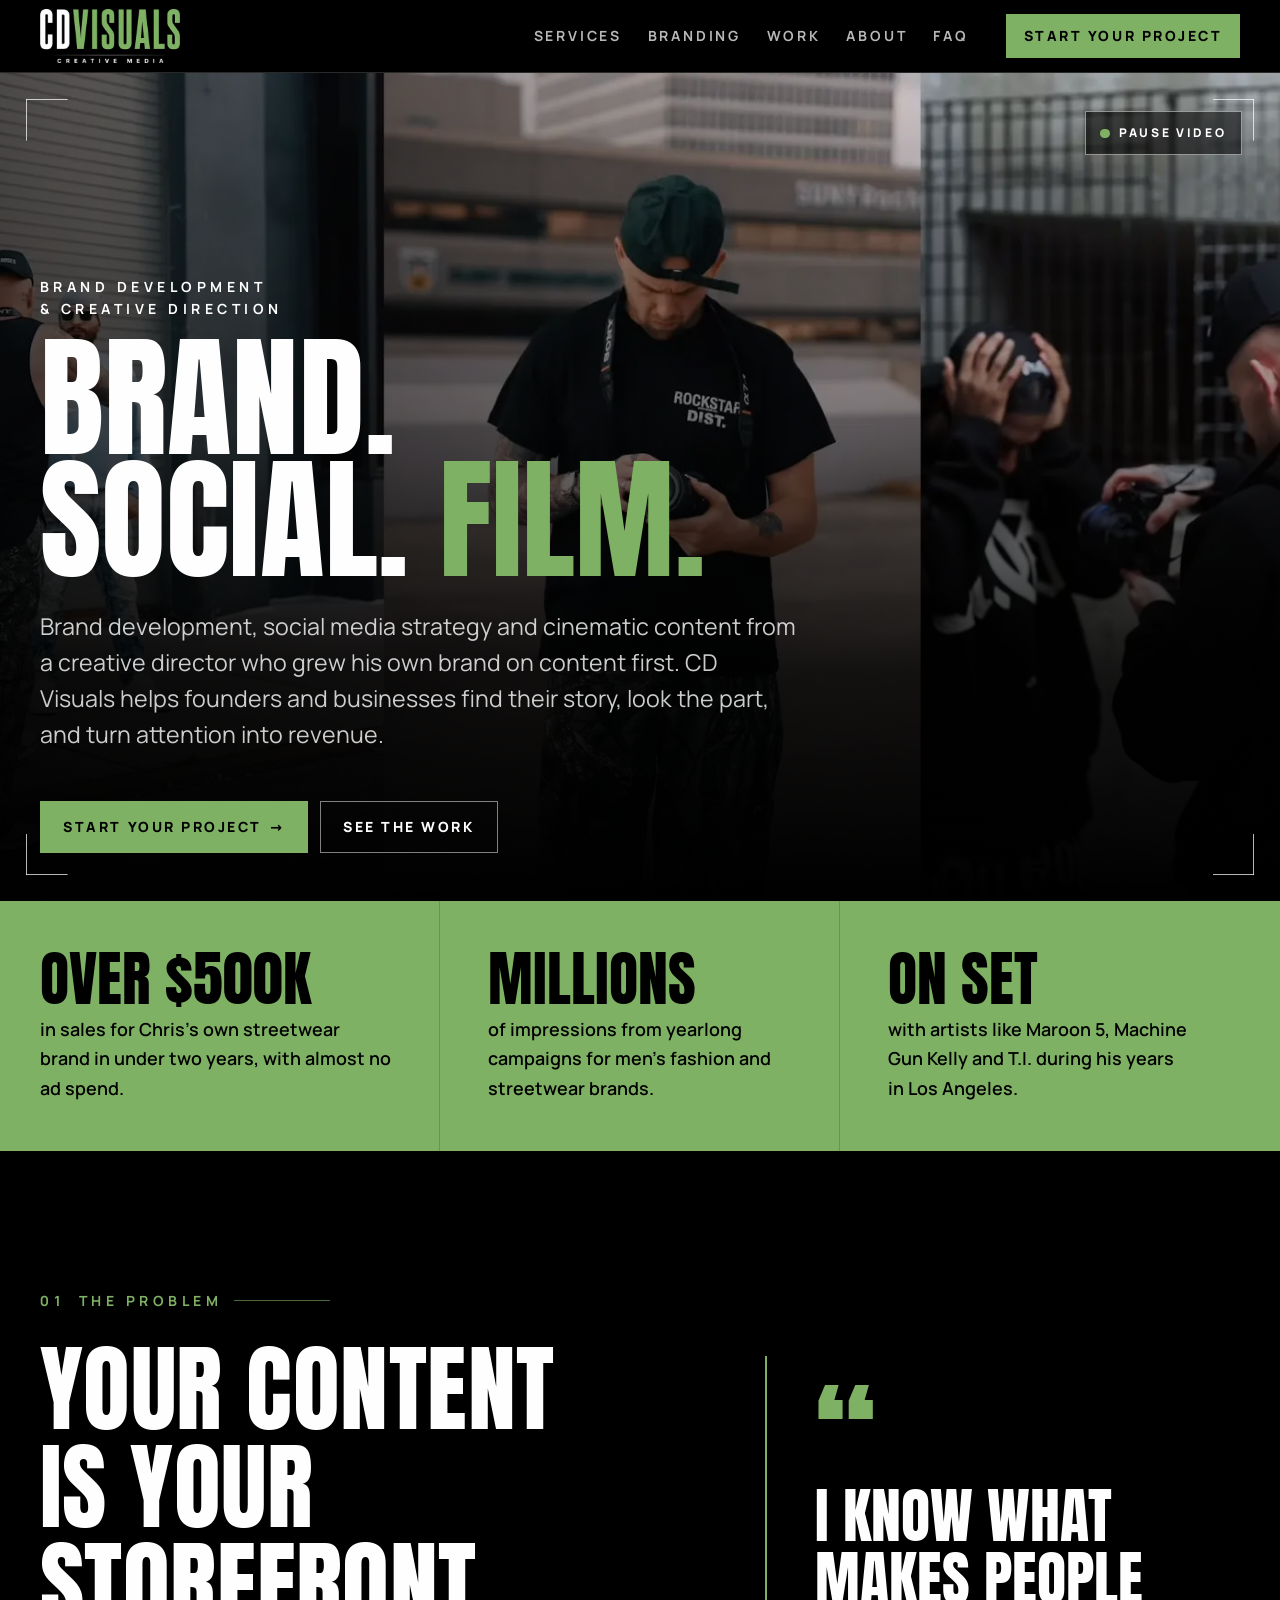
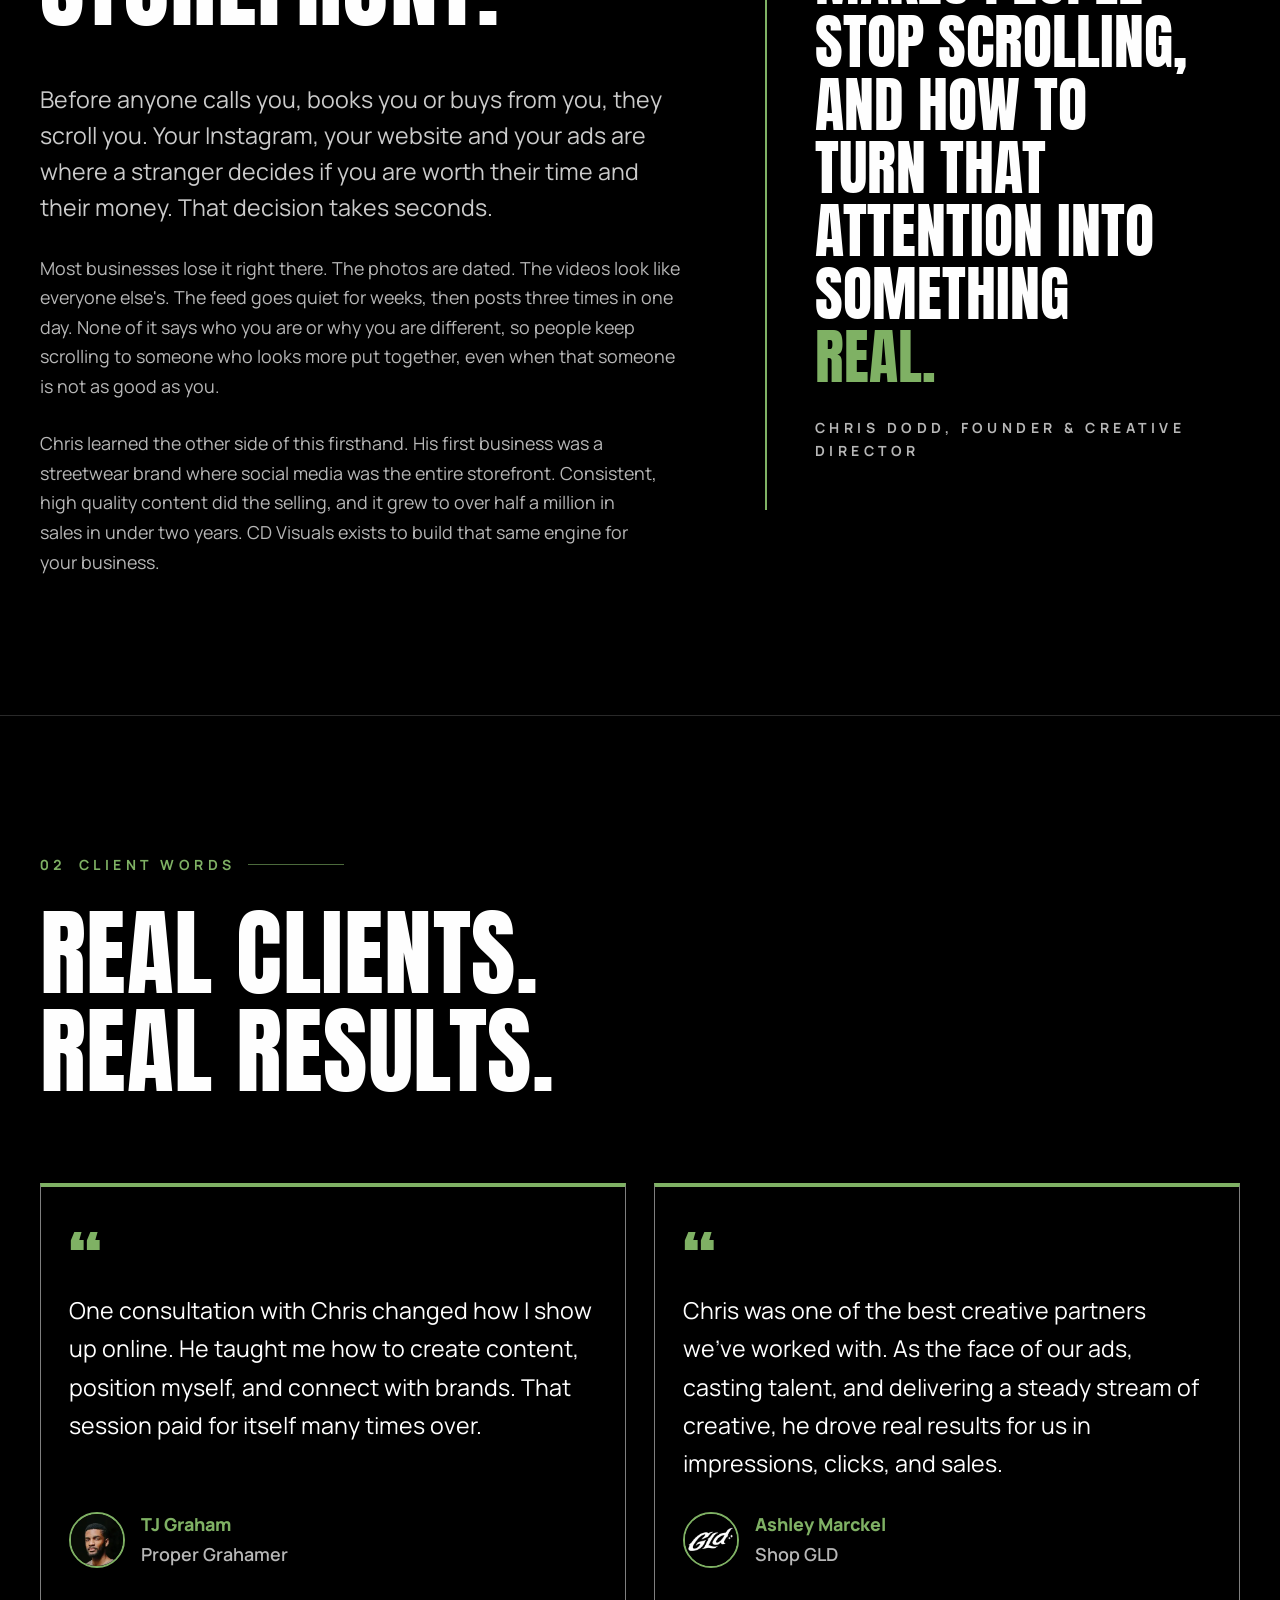
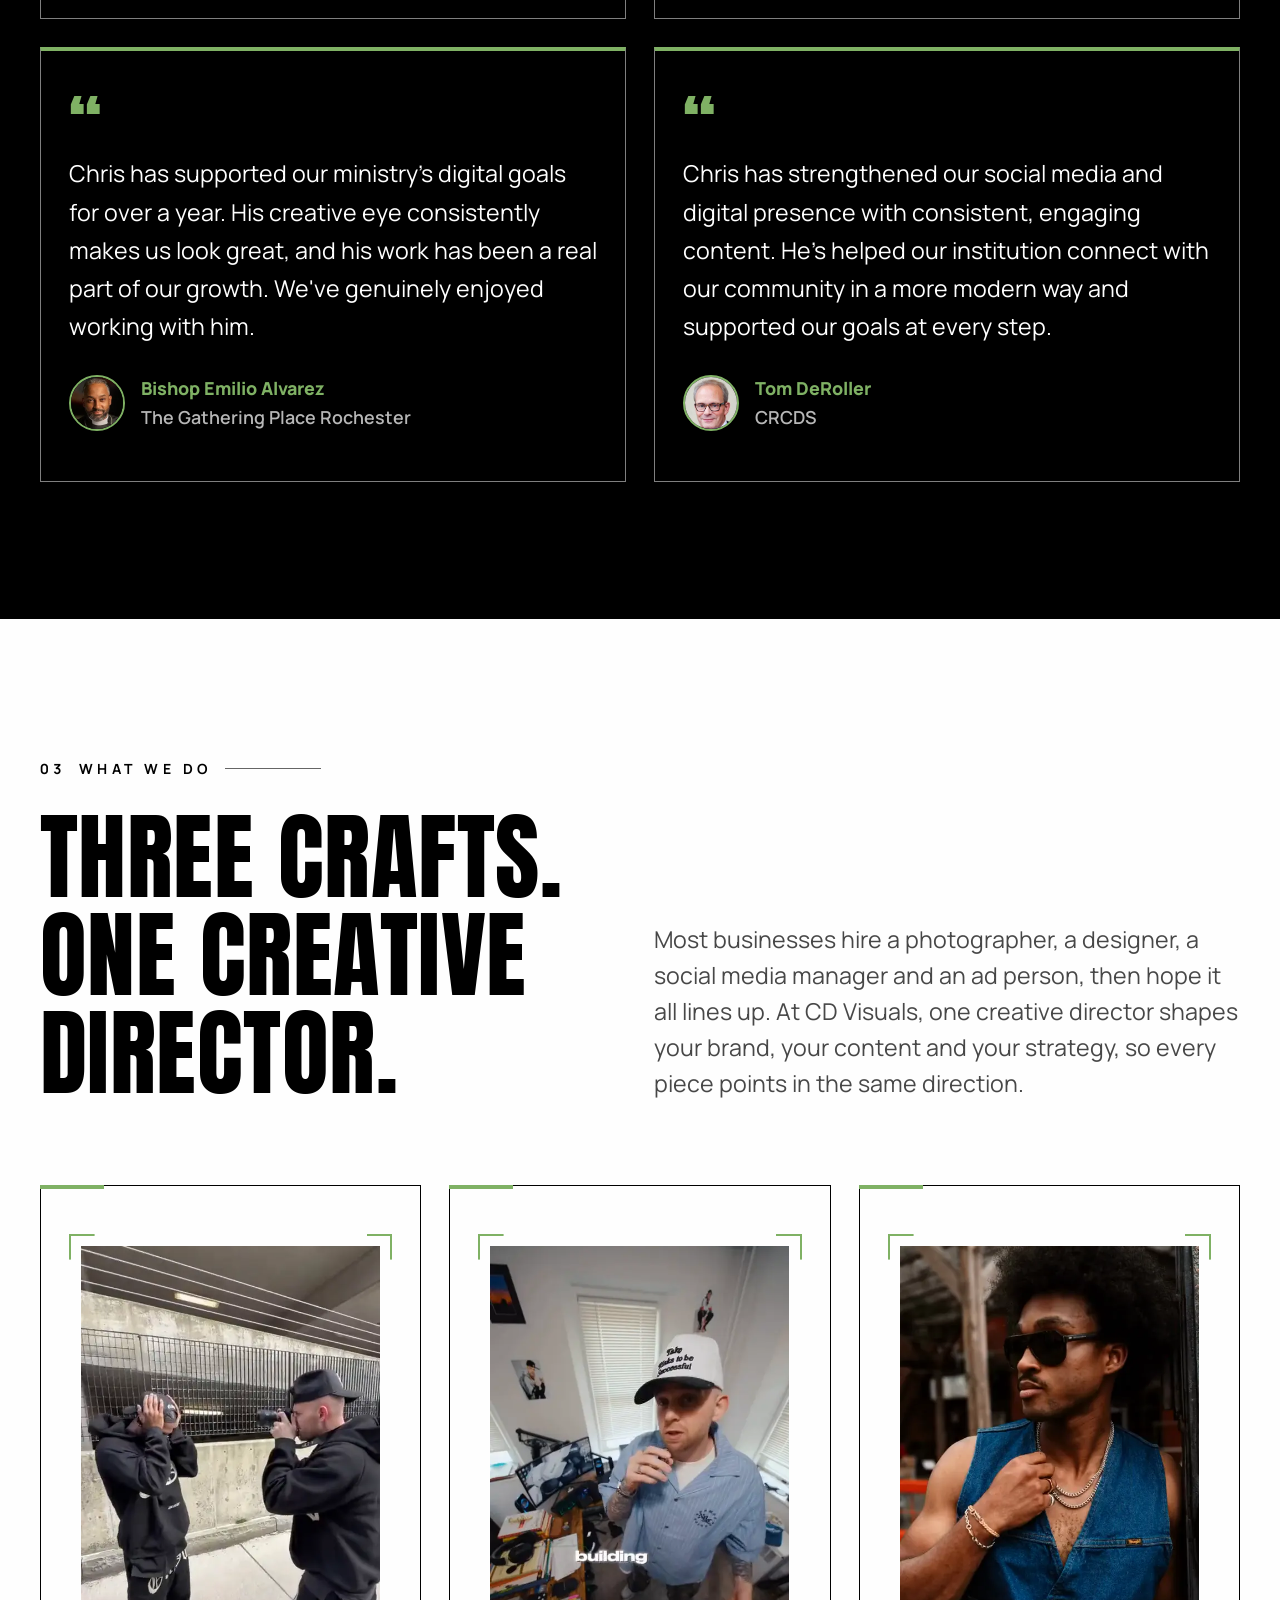
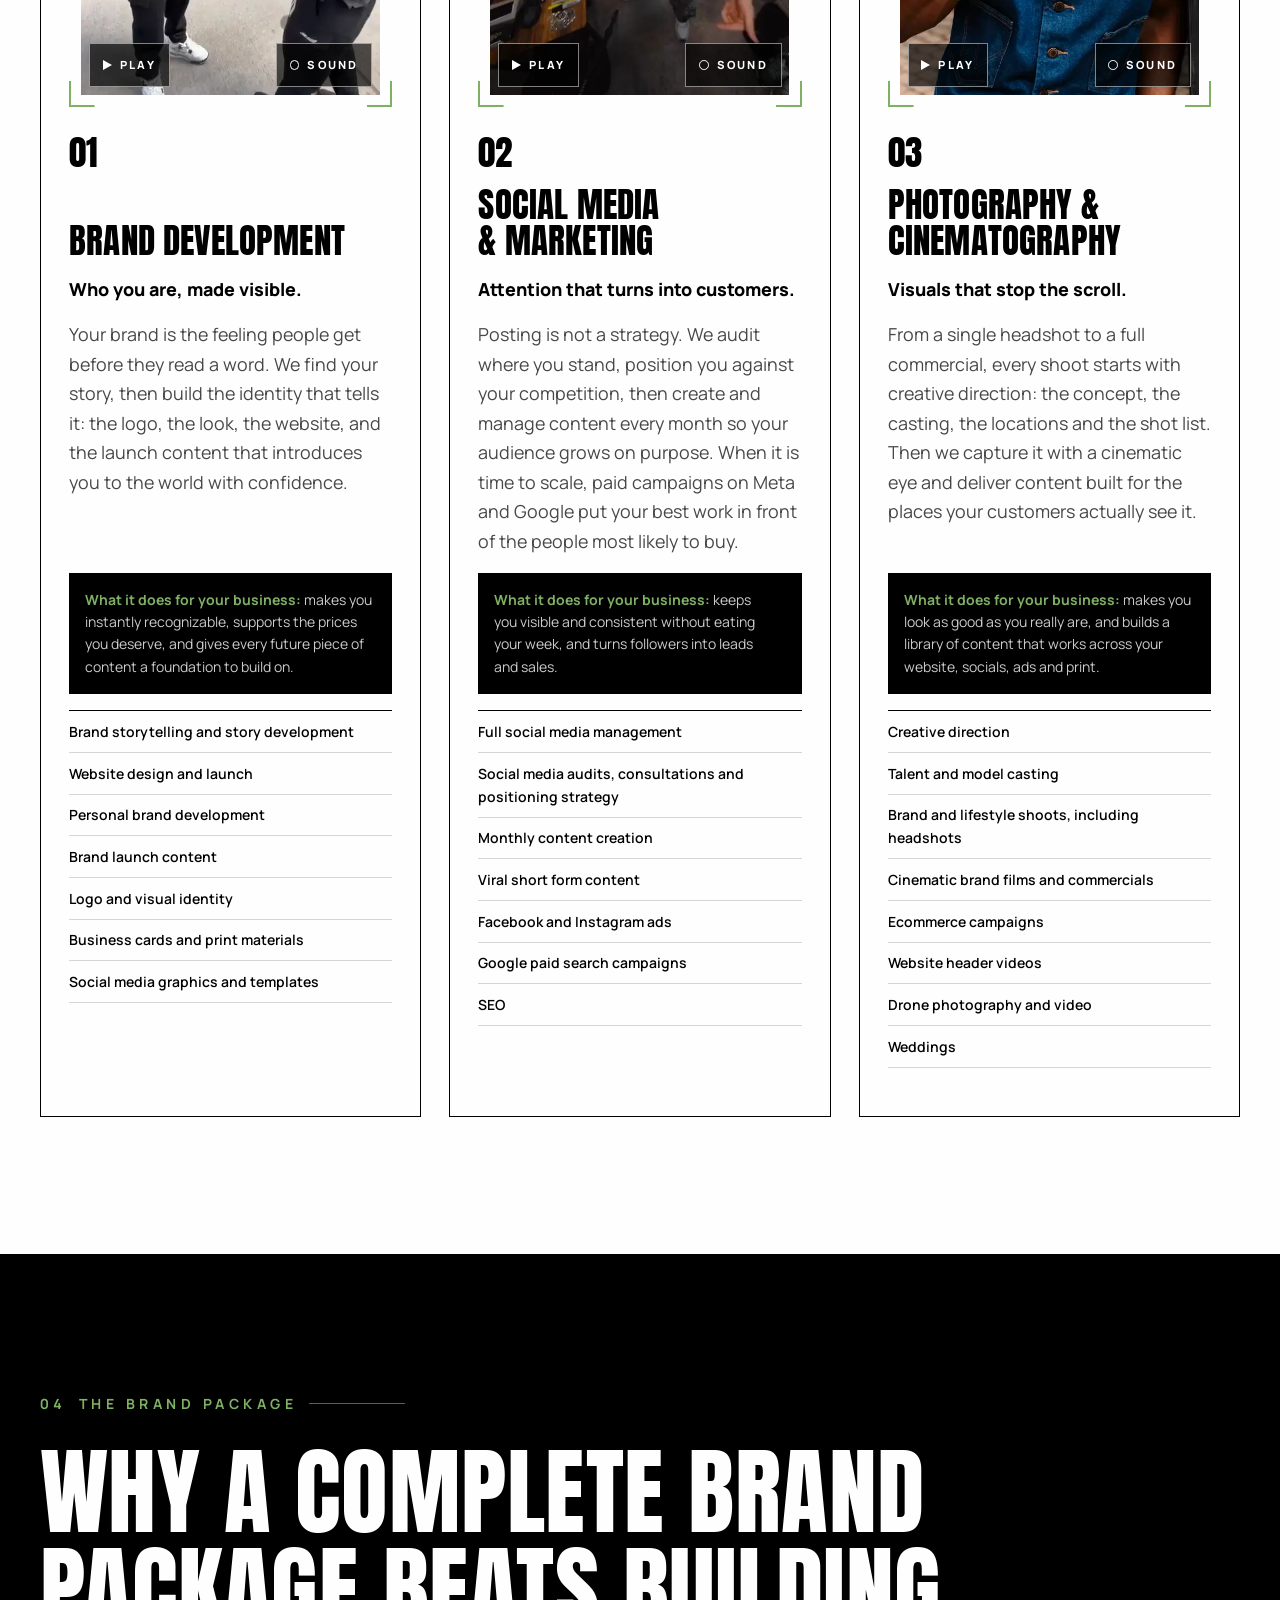
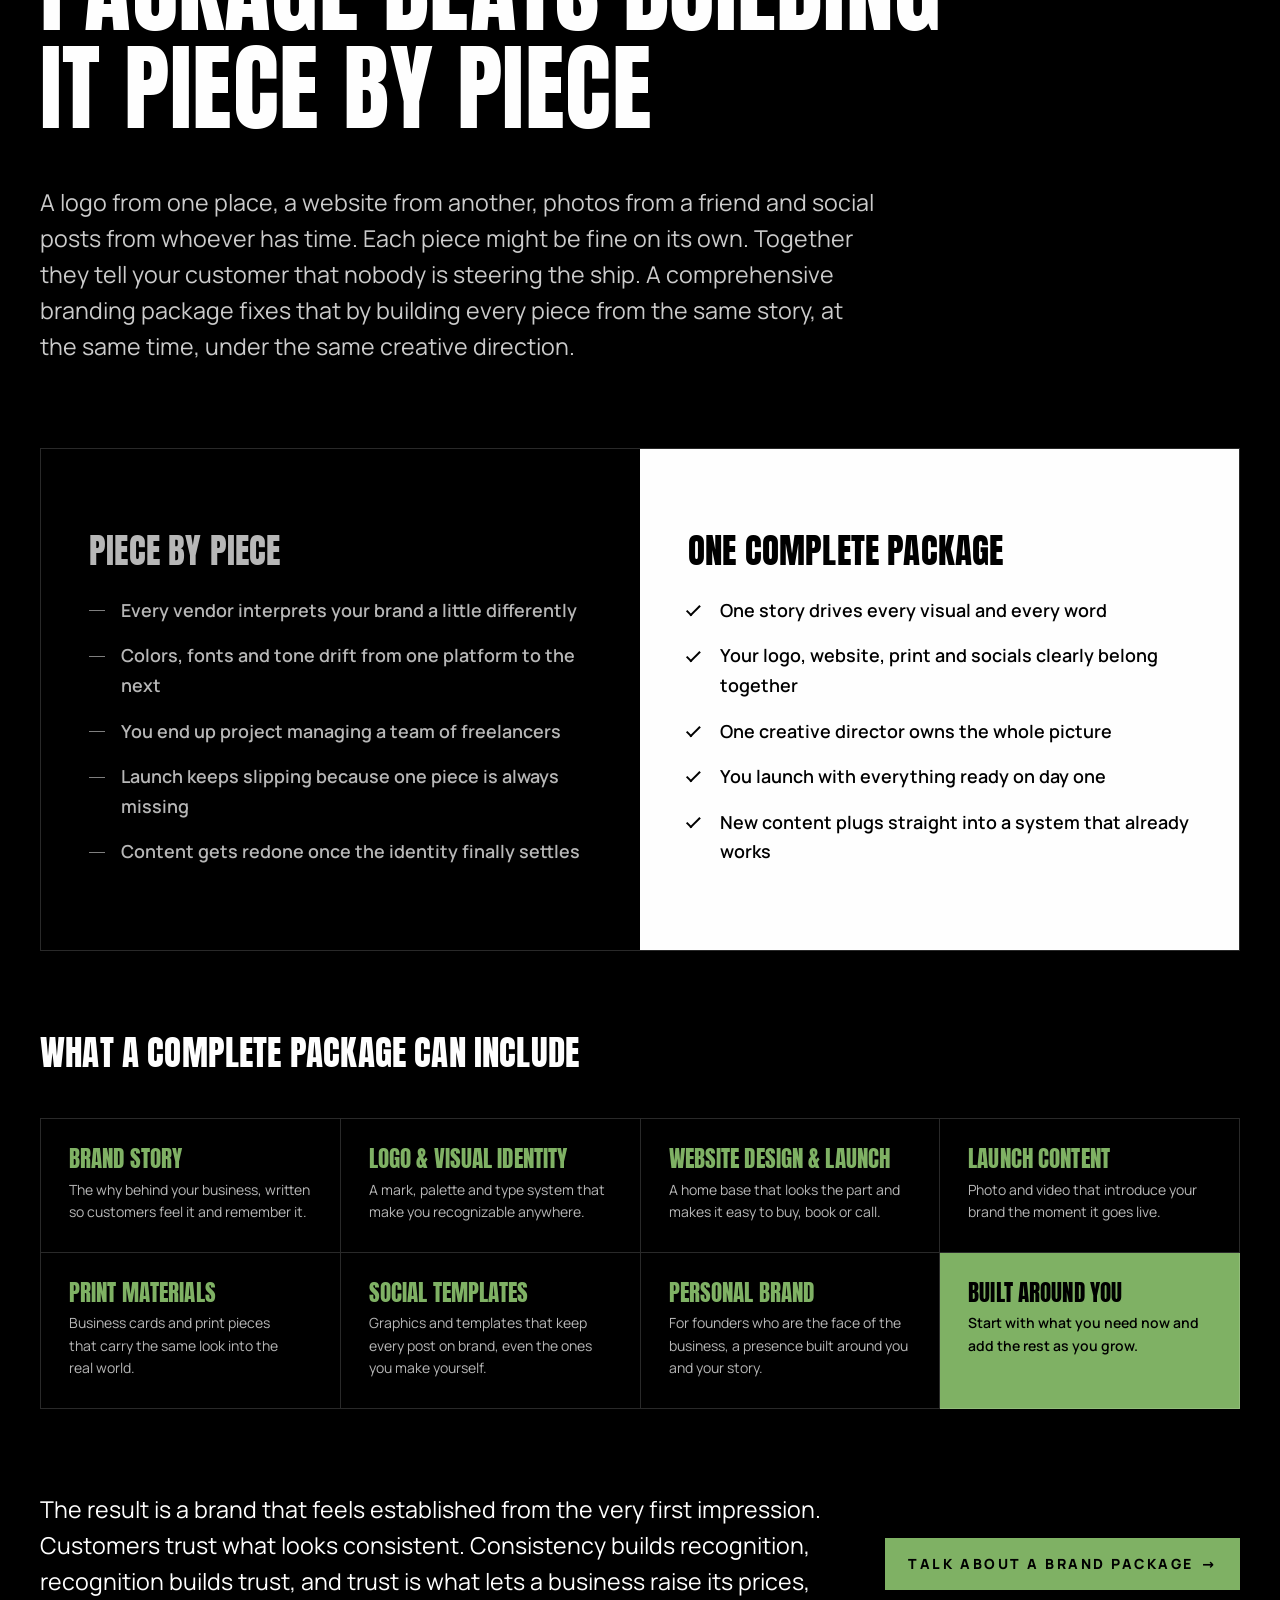
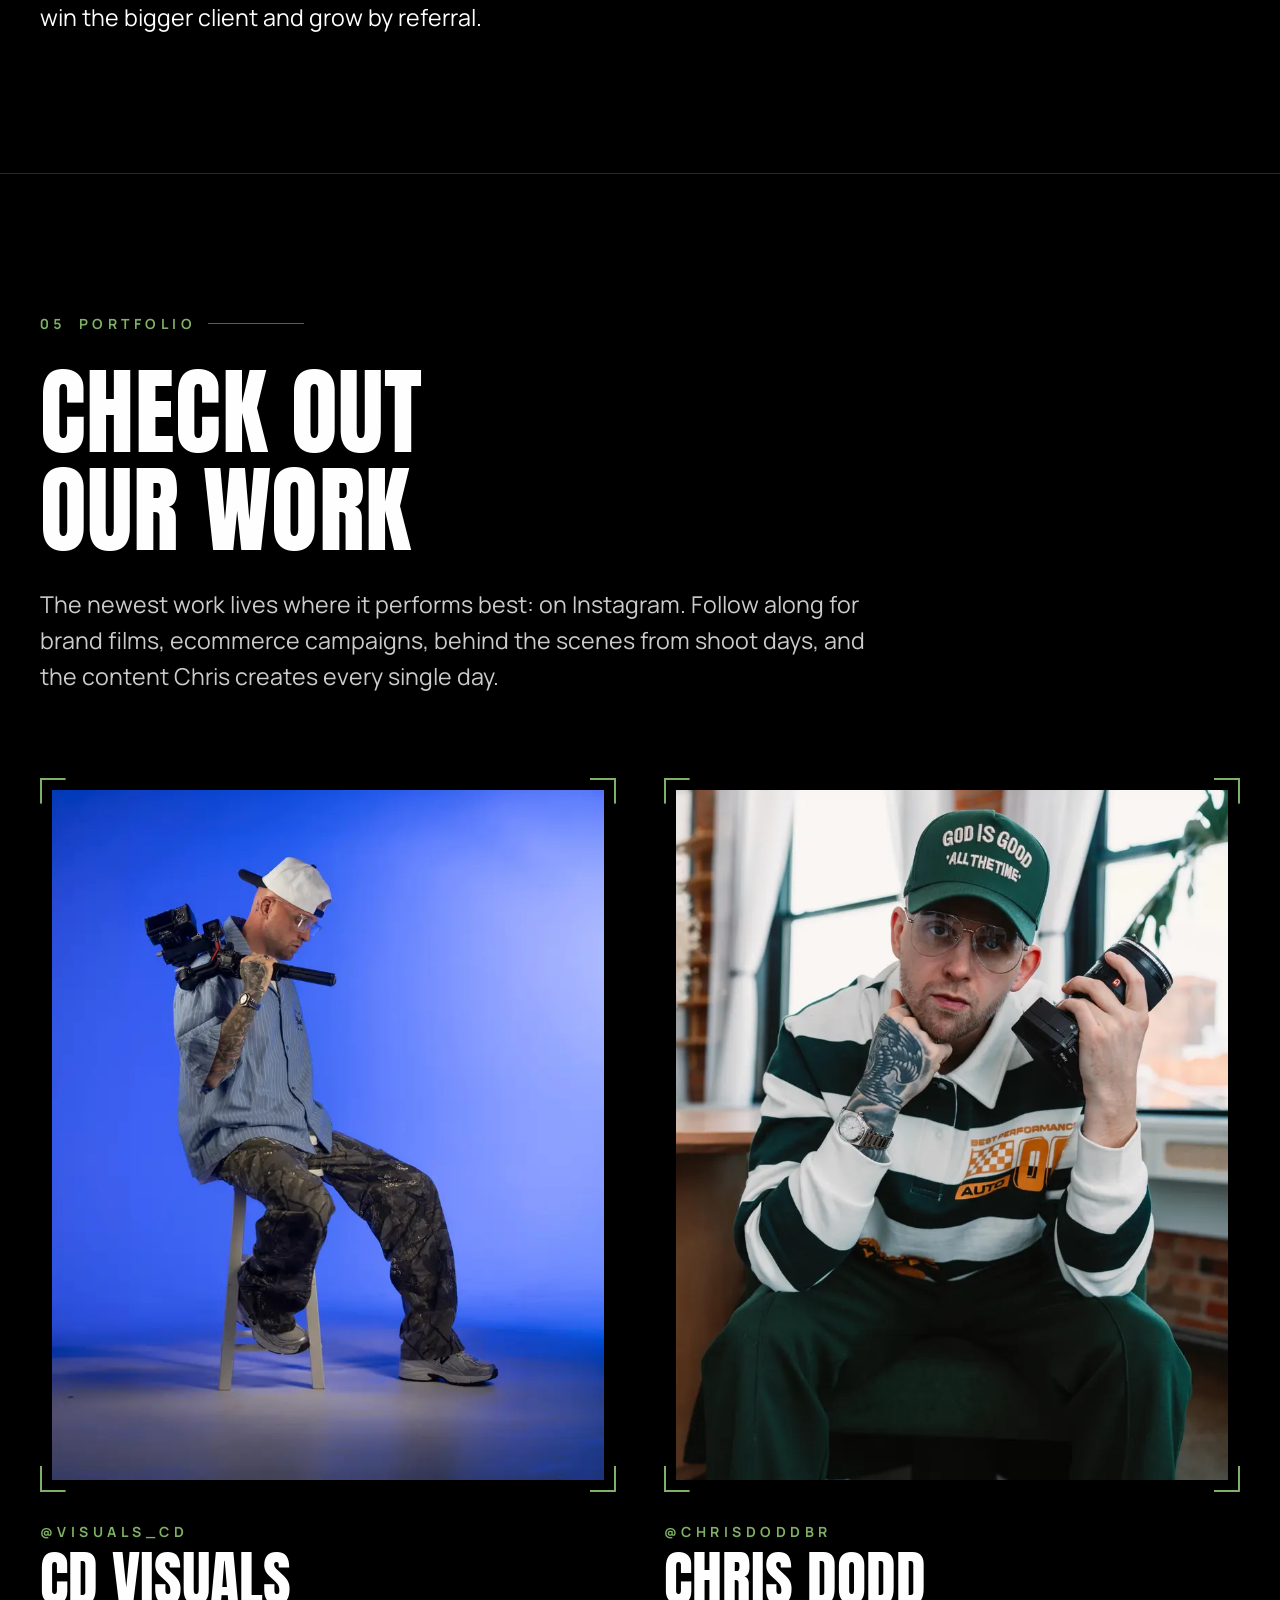
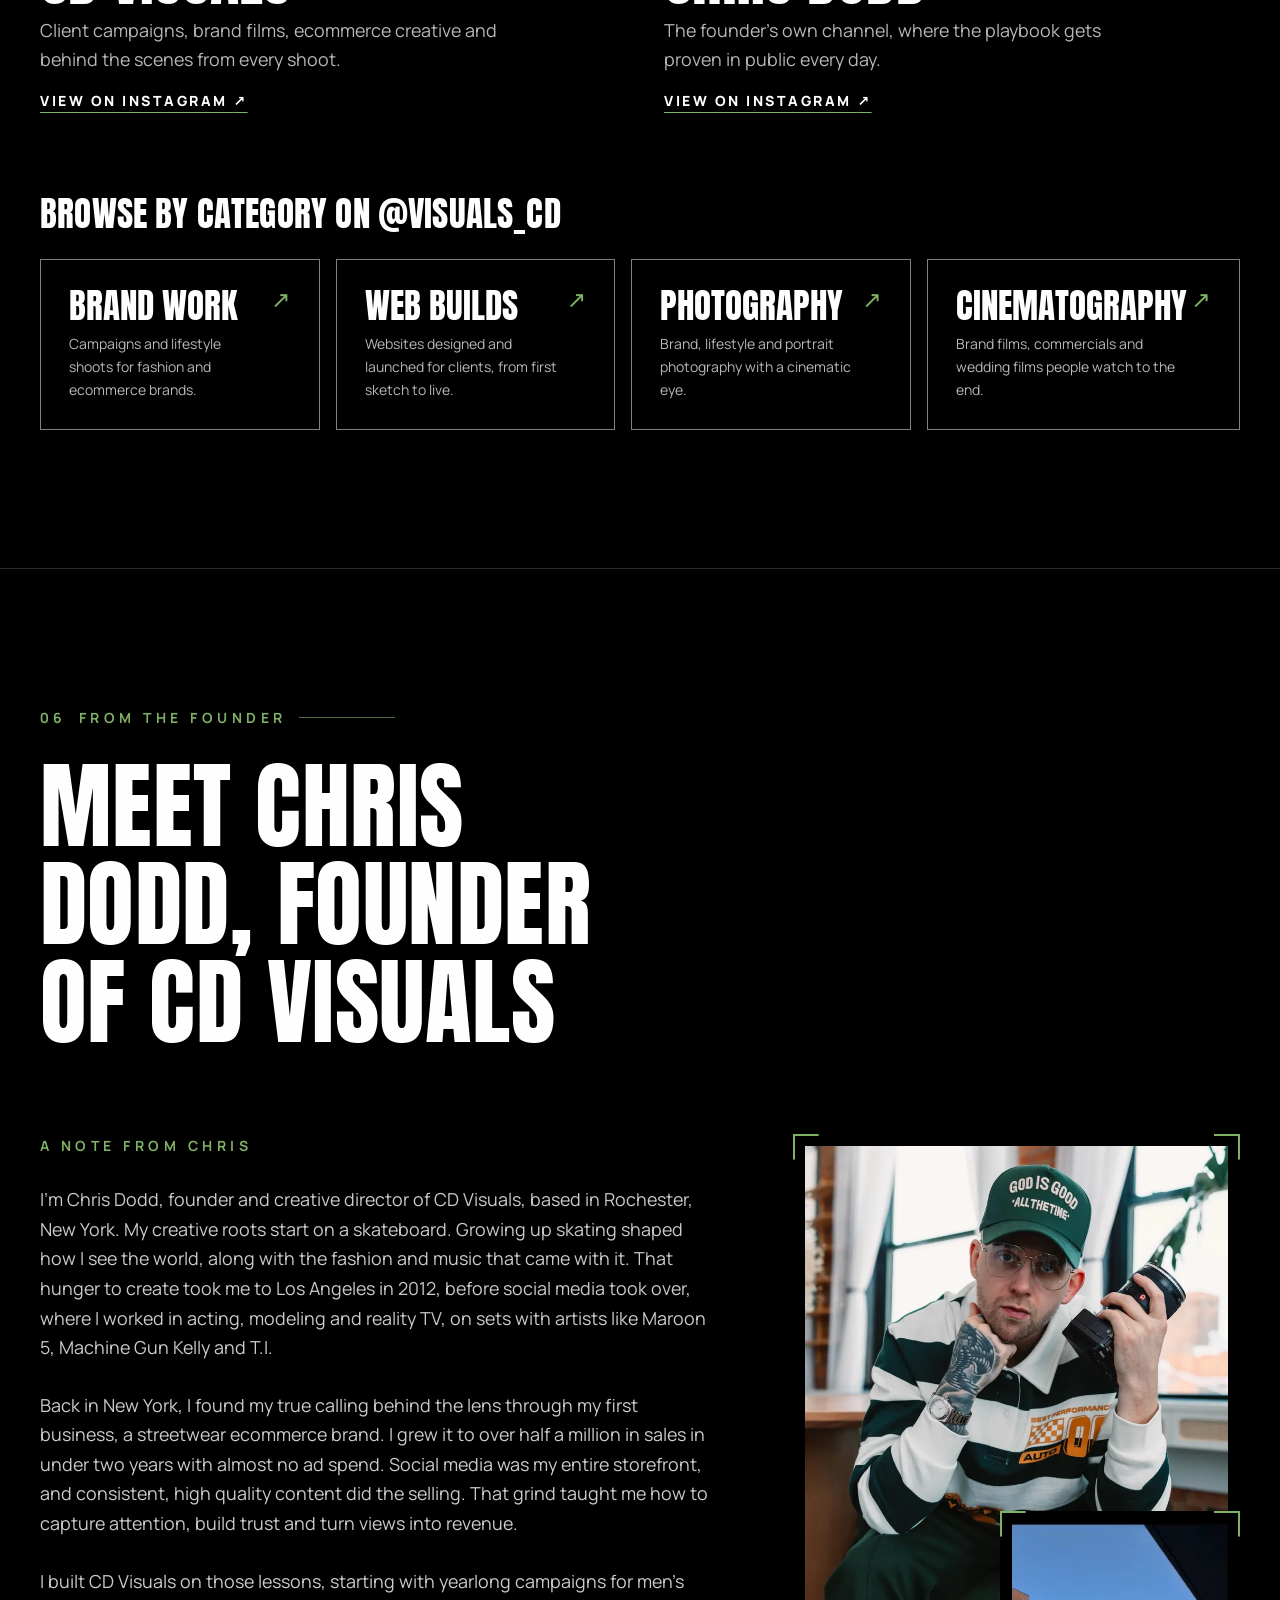
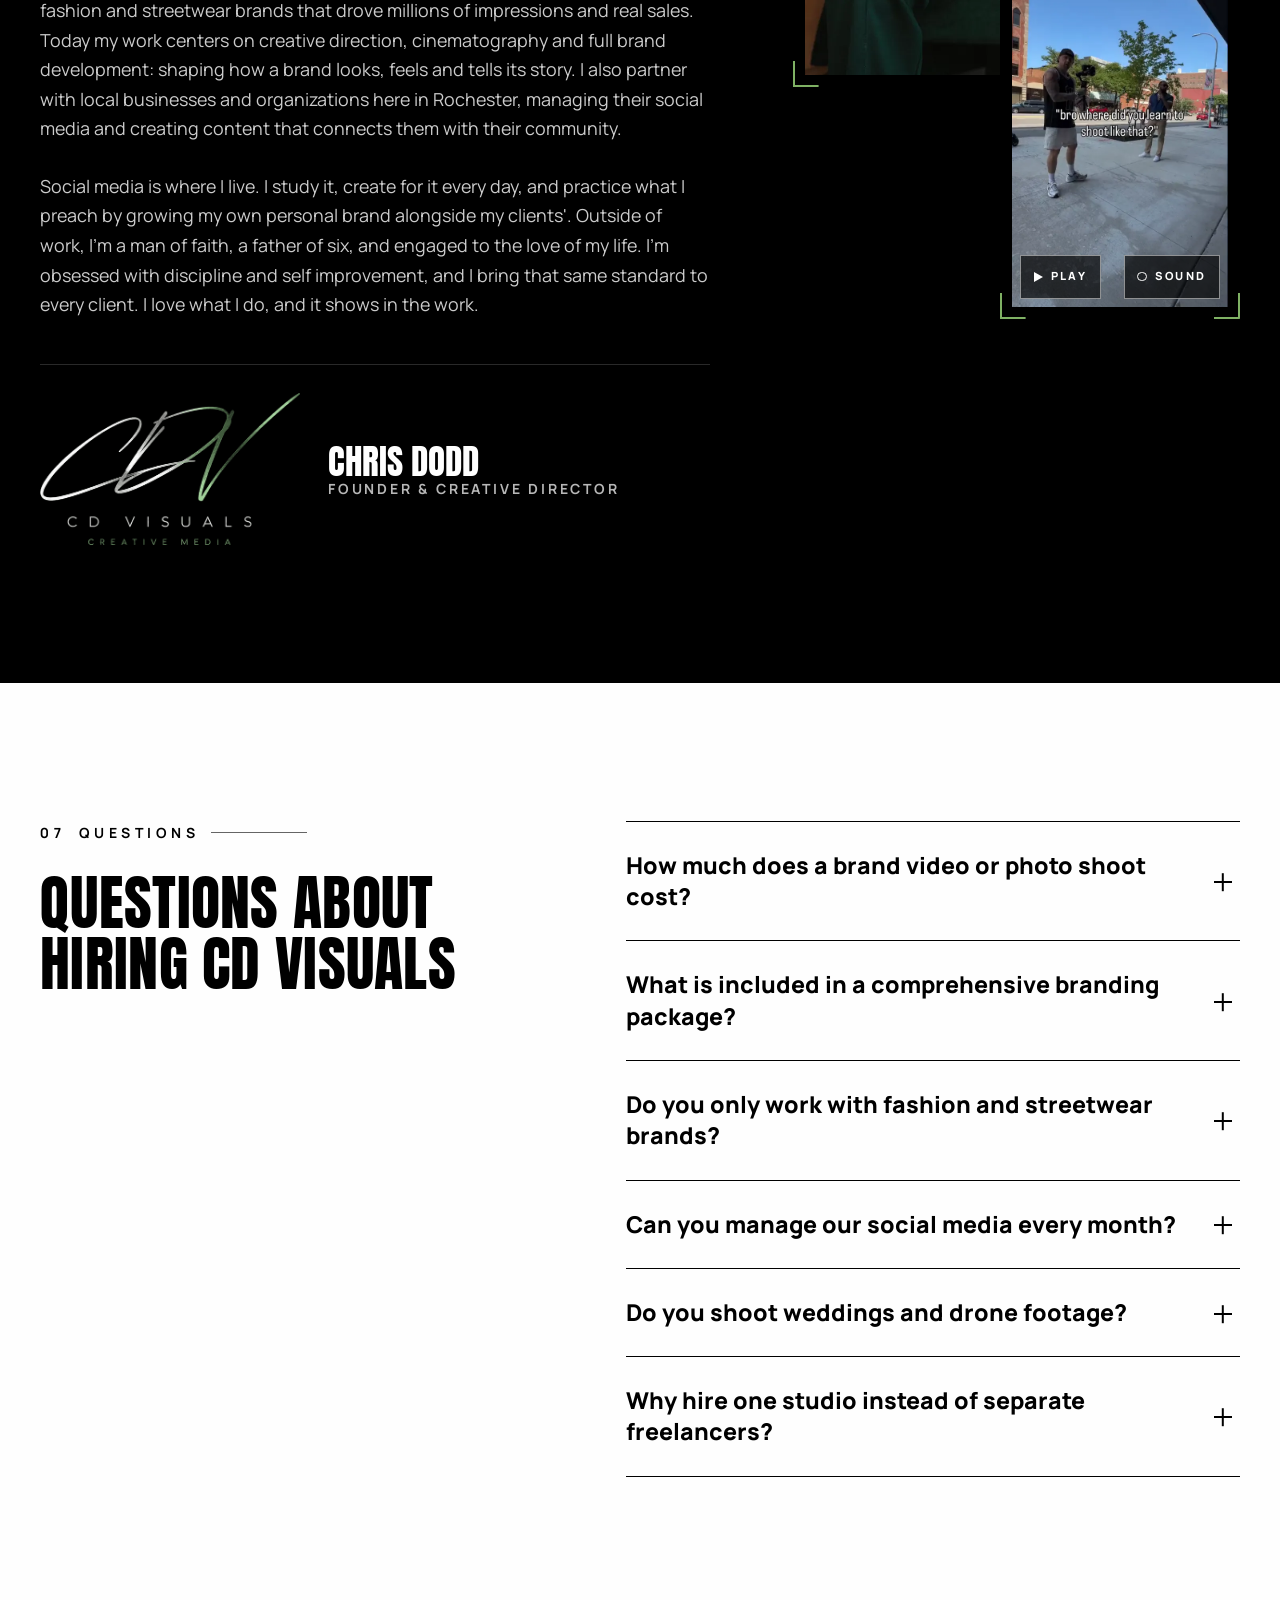
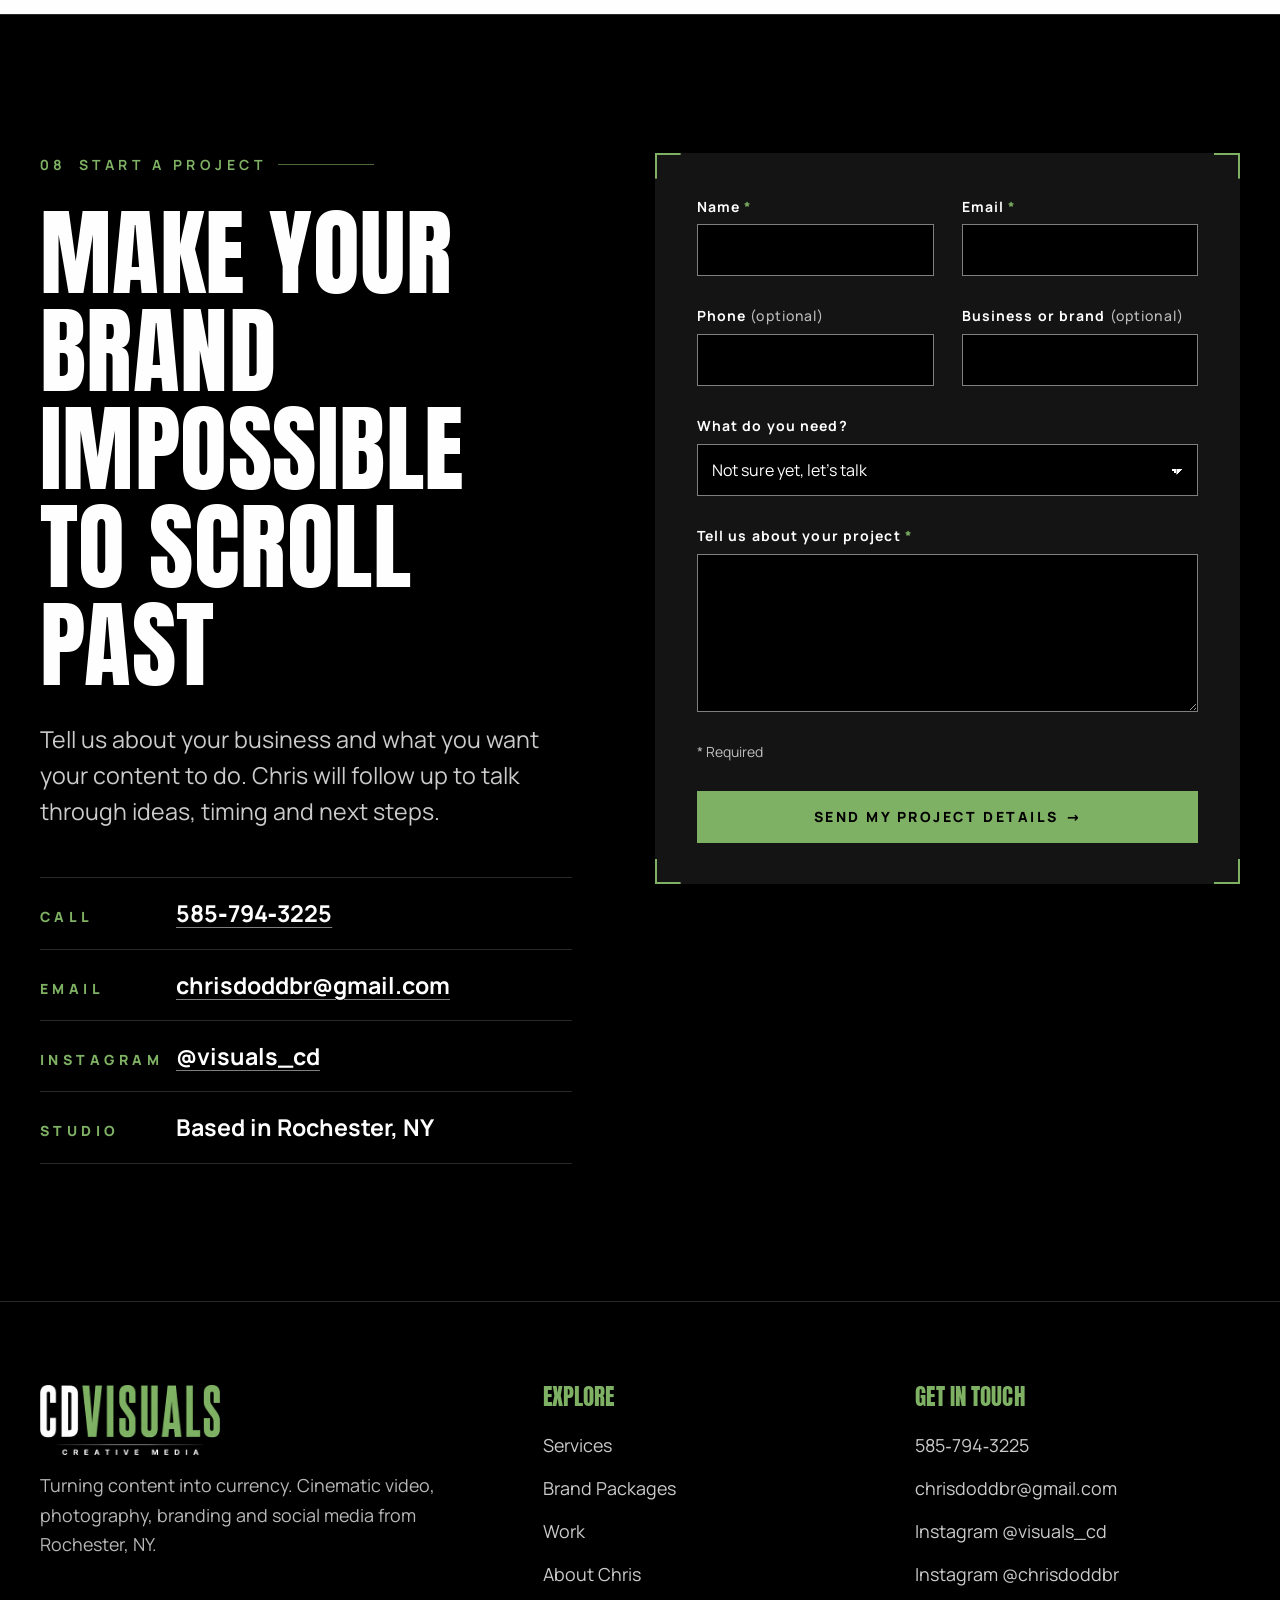
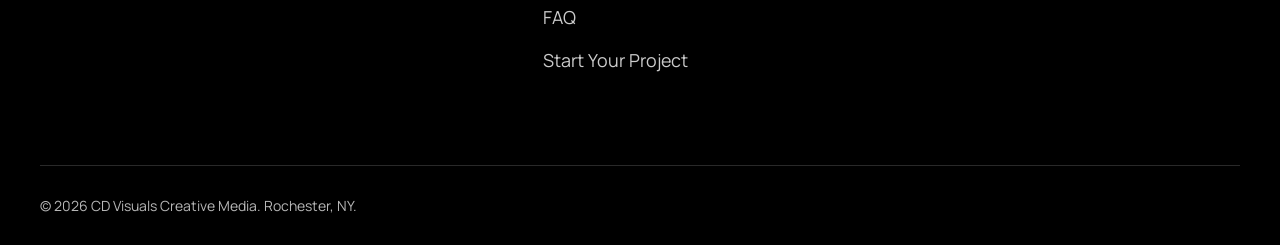
<file: index.html>
<!doctype html>
<html lang="en">
  <head>
    <meta charset="UTF-8" />
    <meta name="viewport" content="width=device-width, initial-scale=1.0" />
    <title>Brand Development, Social &amp; Film in Rochester NY | CD Visuals</title>
    <meta
      name="description"
      content="Brand development and creative consulting from CD Visuals in Rochester, NY. Social media marketing, photography and cinematic film built to grow your business."
    />
    <link rel="canonical" href="https://cd-visuals.com/" />

    <meta property="og:type" content="website" />
    <meta property="og:site_name" content="CD Visuals Creative Media" />
    <meta property="og:title" content="Brand Development, Social &amp; Film in Rochester NY | CD Visuals" />
    <meta
      property="og:description"
      content="Brand development and creative consulting from CD Visuals in Rochester, NY. Social media marketing, photography and cinematic film built to grow your business."
    />
    <meta property="og:url" content="https://cd-visuals.com/" />
    <meta property="og:image" content="https://cd-visuals.com/images/og-default.png" />
    <meta property="og:image:width" content="1200" />
    <meta property="og:image:height" content="630" />
    <meta property="og:image:alt" content="CD Visuals Creative Media logo in white and green on black" />
    <meta name="twitter:card" content="summary_large_image" />
    <meta name="twitter:title" content="Brand Development, Social &amp; Film in Rochester NY | CD Visuals" />
    <meta
      name="twitter:description"
      content="Brand development and creative consulting from CD Visuals in Rochester, NY. Social media marketing, photography and cinematic film built to grow your business."
    />
    <meta name="twitter:image" content="https://cd-visuals.com/images/og-default.png" />
    <meta name="theme-color" content="#000000" />

    <link rel="icon" href="/favicon.ico" sizes="48x48" />
    <link rel="apple-touch-icon" href="/apple-touch-icon.png" />
    <link rel="manifest" href="/site.webmanifest" />

    <link rel="preload" href="/fonts/anton-400.woff2" as="font" type="font/woff2" crossorigin="anonymous" />
    <link rel="preload" href="/fonts/manrope-variable.woff2" as="font" type="font/woff2" crossorigin="anonymous" />
    <link rel="preload" href="/images/hero-poster.webp" as="image" type="image/webp" fetchpriority="high" />

    <link rel="stylesheet" href="/css/tokens.css" />
    <link rel="stylesheet" href="/css/base.css" />
    <link rel="stylesheet" href="/css/header.css" />
    <link rel="stylesheet" href="/css/hero.css" />
    <link rel="stylesheet" href="/css/sections.css" />
    <link rel="stylesheet" href="/css/form.css" />

    <script defer src="/js/main.js"></script>
    <script defer src="/js/reels.js"></script>
    <script defer src="/js/contact-form.js"></script>

    <!-- Structured data: JSON-LD is inline by spec -->
    <script type="application/ld+json">
      {
        "@context": "https://schema.org",
        "@graph": [
          {
            "@type": ["ProfessionalService", "LocalBusiness"],
            "@id": "https://cd-visuals.com/#business",
            "name": "CD Visuals Creative Media",
            "alternateName": "CDVISUALS",
            "slogan": "Turning content into currency",
            "description": "Brand development and creative consulting studio led by Chris Dodd, offering social media management and marketing, photography, and cinematic brand films.",
            "url": "https://cd-visuals.com/",
            "logo": "https://cd-visuals.com/images/cd-visuals-logo-400.webp",
            "image": "https://cd-visuals.com/images/og-default.png",
            "telephone": "+1-585-794-3225",
            "email": "chrisdoddbr@gmail.com",
            "address": {
              "@type": "PostalAddress",
              "addressLocality": "Rochester",
              "addressRegion": "NY",
              "addressCountry": "US"
            },
            "areaServed": { "@type": "City", "name": "Rochester, NY" },
            "founder": { "@id": "https://cd-visuals.com/#chris-dodd" },
            "sameAs": ["https://www.instagram.com/visuals_cd/", "https://www.instagram.com/chrisdoddbr/"],
            "contactPoint": {
              "@type": "ContactPoint",
              "contactType": "sales",
              "telephone": "+1-585-794-3225",
              "email": "chrisdoddbr@gmail.com",
              "areaServed": "US",
              "availableLanguage": "English"
            },
            "hasOfferCatalog": {
              "@type": "OfferCatalog",
              "name": "Creative media services",
              "itemListElement": [
                {
                  "@type": "Offer",
                  "itemOffered": {
                    "@type": "Service",
                    "name": "Brand Development",
                    "description": "Brand storytelling, logo and visual identity, website design and launch, personal brand development, brand launch content, print materials, and social media templates."
                  }
                },
                {
                  "@type": "Offer",
                  "itemOffered": {
                    "@type": "Service",
                    "name": "Social Media and Marketing",
                    "description": "Full social media management, audits and positioning strategy, monthly content creation, short form video, Facebook and Instagram ads, Google paid search, and SEO."
                  }
                },
                {
                  "@type": "Offer",
                  "itemOffered": {
                    "@type": "Service",
                    "name": "Photography and Cinematography",
                    "description": "Creative direction, talent casting, brand and lifestyle shoots including headshots, cinematic brand films and commercials, ecommerce campaigns, website header videos, drone photo and video, and weddings."
                  }
                }
              ]
            }
          },
          {
            "@type": "Person",
            "@id": "https://cd-visuals.com/#chris-dodd",
            "name": "Chris Dodd",
            "jobTitle": "Founder and Creative Director",
            "worksFor": { "@id": "https://cd-visuals.com/#business" },
            "image": "https://cd-visuals.com/images/founder-final-800.webp",
            "sameAs": ["https://www.instagram.com/chrisdoddbr/"]
          },
          {
            "@type": "WebSite",
            "@id": "https://cd-visuals.com/#website",
            "url": "https://cd-visuals.com/",
            "name": "CD Visuals Creative Media",
            "publisher": { "@id": "https://cd-visuals.com/#business" }
          },
          {
            "@type": "WebPage",
            "@id": "https://cd-visuals.com/#webpage",
            "url": "https://cd-visuals.com/",
            "name": "Brand Development, Social & Film in Rochester NY | CD Visuals",
            "isPartOf": { "@id": "https://cd-visuals.com/#website" },
            "about": { "@id": "https://cd-visuals.com/#business" },
            "breadcrumb": { "@id": "https://cd-visuals.com/#breadcrumb" }
          },
          {
            "@type": "BreadcrumbList",
            "@id": "https://cd-visuals.com/#breadcrumb",
            "itemListElement": [{ "@type": "ListItem", "position": 1, "name": "Home", "item": "https://cd-visuals.com/" }]
          },
          {
            "@type": "FAQPage",
            "@id": "https://cd-visuals.com/#faq",
            "mainEntity": [
              {
                "@type": "Question",
                "name": "How much does a brand video or photo shoot cost?",
                "acceptedAnswer": {
                  "@type": "Answer",
                  "text": "Every project is scoped to your goals, so there is no one-size price list. A headshot session and a full commercial are very different jobs. Share what you have in mind through the project form and you will get a clear quote after a short conversation."
                }
              },
              {
                "@type": "Question",
                "name": "What is included in a comprehensive branding package?",
                "acceptedAnswer": {
                  "@type": "Answer",
                  "text": "A package can include brand storytelling, logo and visual identity, website design and launch, launch photo and video, business cards and print, social media graphics and templates, and personal brand development for founders. It is shaped around where your business is right now, so you pay for what moves you forward."
                }
              },
              {
                "@type": "Question",
                "name": "Does CD Visuals only work with fashion and streetwear brands?",
                "acceptedAnswer": {
                  "@type": "Answer",
                  "text": "No. Chris built his name in men's fashion and streetwear, and that standard carries into every industry. CD Visuals also works with Rochester local businesses and organizations, hospitality, musicians, founders building a personal brand, and couples on their wedding day."
                }
              },
              {
                "@type": "Question",
                "name": "Can CD Visuals manage our social media every month?",
                "acceptedAnswer": {
                  "@type": "Answer",
                  "text": "Yes. Full social media management covers strategy, monthly content creation and posting, with Facebook and Instagram ads, Google paid search and SEO available when you are ready to scale."
                }
              },
              {
                "@type": "Question",
                "name": "Do you shoot weddings and drone footage?",
                "acceptedAnswer": {
                  "@type": "Answer",
                  "text": "Yes to both. Weddings get the same cinematic eye as a brand film, and drone photography and video add the wide, dramatic shots that make a property, an event or a location feel big."
                }
              },
              {
                "@type": "Question",
                "name": "Why hire one studio instead of separate freelancers?",
                "acceptedAnswer": {
                  "@type": "Answer",
                  "text": "Your customer experiences your brand as one thing. When the same creative director handles your strategy, your shoots and your social, everything matches, nothing gets lost between vendors, and you spend your time running your business instead of managing freelancers."
                }
              }
            ]
          }
        ]
      }
    </script>
  </head>
  <body>
    <a class="skip-link" href="#main">Skip to content</a>

    <header class="site-header">
      <div class="site-header__inner container">
        <a class="site-header__logo" href="#top" aria-label="CD Visuals Creative Media, back to top">
          <img
            src="/images/cd-visuals-logo-200.webp"
            srcset="/images/cd-visuals-logo-200.webp 200w, /images/cd-visuals-logo-400.webp 400w"
            sizes="140px"
            width="200"
            height="78"
            alt="CD Visuals Creative Media"
          />
        </a>
        <button type="button" class="nav-toggle" aria-expanded="false" aria-controls="primary-nav">
          <span class="nav-toggle__bars" aria-hidden="true"></span>
          <span class="nav-toggle__label">Menu</span>
        </button>
        <nav id="primary-nav" class="primary-nav" aria-label="Primary">
          <ul class="primary-nav__list">
            <li><a href="#services">Services</a></li>
            <li><a href="#branding">Branding</a></li>
            <li><a href="#work">Work</a></li>
            <li><a href="#about">About</a></li>
            <li><a href="#faq">FAQ</a></li>
            <li class="primary-nav__cta"><a class="btn btn--primary" href="#contact">Start Your Project</a></li>
          </ul>
        </nav>
      </div>
    </header>

    <main id="main">
      <!-- HERO -->
      <section class="hero" id="top" aria-labelledby="hero-title">
        <video
          class="hero__video"
          muted
          loop
          playsinline
          preload="none"
          poster="/images/hero-poster.webp"
          aria-hidden="true"
          tabindex="-1"
        >
          <source src="/video/cd-visuals-hero.mp4" type="video/mp4" />
        </video>
        <div class="hero__shade" aria-hidden="true"></div>
        <div class="hero__frame" aria-hidden="true"></div>

        <div class="hero__content container">
          <h1 class="hero__title" id="hero-title">
            <span class="hero__kicker">Brand development &amp; creative direction</span>
            <span class="hero__headline">Brand. Social. <em>Film.</em></span>
          </h1>
          <p class="hero__sub">
            Brand development, social media strategy and cinematic content from a creative director who grew his own
            brand on content first. CD Visuals helps founders and businesses find their story, look the part, and turn
            attention into revenue.
          </p>
          <div class="hero__actions">
            <a class="btn btn--primary" href="#contact">Start Your Project <span class="btn__arrow" aria-hidden="true">&rarr;</span></a>
            <a class="btn btn--ghost" href="#work">See the Work</a>
          </div>
        </div>

        <button type="button" class="hero__rec" aria-pressed="false" hidden>
          <span class="hero__rec-dot" aria-hidden="true"></span>
          <span class="hero__rec-label">Pause video</span>
        </button>
      </section>

      <!-- PROOF -->
      <section class="proof" aria-label="Track record">
        <ul class="proof__list container">
          <li class="proof__item" data-reveal>
            <span class="proof__big">Over $500K</span>
            <span class="proof__text">in sales for Chris's own streetwear brand in under two years, with almost no ad spend.</span>
          </li>
          <li class="proof__item" data-reveal>
            <span class="proof__big">Millions</span>
            <span class="proof__text">of impressions from yearlong campaigns for men's fashion and streetwear brands.</span>
          </li>
          <li class="proof__item" data-reveal>
            <span class="proof__big">On Set</span>
            <span class="proof__text">with artists like Maroon 5, Machine Gun Kelly and T.I. during his years in Los Angeles.</span>
          </li>
        </ul>
      </section>

      <!-- PROBLEM -->
      <section class="section thesis" id="approach" aria-labelledby="thesis-title">
        <div class="container thesis__grid">
          <div class="thesis__copy">
            <p class="eyebrow"><span class="eyebrow__num">01</span> The Problem</p>
            <h2 class="section-title" id="thesis-title" data-reveal>Your content is your storefront.</h2>
            <div class="thesis__body">
              <p class="lede">
                Before anyone calls you, books you or buys from you, they scroll you. Your Instagram, your website and
                your ads are where a stranger decides if you are worth their time and their money. That decision takes
                seconds.
              </p>
              <p>
                Most businesses lose it right there. The photos are dated. The videos look like everyone else's. The
                feed goes quiet for weeks, then posts three times in one day. None of it says who you are or why you are
                different, so people keep scrolling to someone who looks more put together, even when that someone is
                not as good as you.
              </p>
              <p>
                Chris learned the other side of this firsthand. His first business was a streetwear brand where social
                media was the entire storefront. Consistent, high quality content did the selling, and it grew to over
                half a million in sales in under two years. CD Visuals exists to build that same engine for your
                business.
              </p>
            </div>
          </div>
          <figure class="thesis__media" data-reveal>
            <blockquote class="thesis__quote">
              <p><span class="thesis__quote-mark" aria-hidden="true">&ldquo;</span>I know what makes people stop scrolling, and how to turn that attention into something <em>real.</em></p>
            </blockquote>
            <figcaption class="thesis__quote-by">Chris Dodd, Founder &amp; Creative Director</figcaption>
          </figure>
        </div>
      </section>

      <!-- TESTIMONIALS -->
      <section class="section testimonials" id="testimonials" aria-labelledby="testimonials-title">
        <div class="container">
          <p class="eyebrow"><span class="eyebrow__num">02</span> Client Words</p>
          <h2 class="section-title" id="testimonials-title" data-reveal>Real clients. Real results.</h2>
          <ul class="quotes">
            <li class="quote" data-reveal>
              <figure>
                <blockquote>
                  <p>One consultation with Chris changed how I show up online. He taught me how to create content, position myself, and connect with brands. That session paid for itself many times over.</p>
                </blockquote>
                <figcaption>
                  <img class="quote__avatar" src="/images/testimonial-tj-graham.webp" width="160" height="160" loading="lazy" decoding="async" alt="" />
                  <span class="quote__who">TJ Graham<span>Proper Grahamer</span></span>
                </figcaption>
              </figure>
            </li>
            <li class="quote" data-reveal>
              <figure>
                <blockquote>
                  <p>Chris was one of the best creative partners we've worked with. As the face of our ads, casting talent, and delivering a steady stream of creative, he drove real results for us in impressions, clicks, and sales.</p>
                </blockquote>
                <figcaption>
                  <img class="quote__avatar" src="/images/testimonial-ashley-marckel.webp" width="160" height="160" loading="lazy" decoding="async" alt="" />
                  <span class="quote__who">Ashley Marckel<span>Shop GLD</span></span>
                </figcaption>
              </figure>
            </li>
            <li class="quote" data-reveal>
              <figure>
                <blockquote>
                  <p>Chris has supported our ministry's digital goals for over a year. His creative eye consistently makes us look great, and his work has been a real part of our growth. We've genuinely enjoyed working with him.</p>
                </blockquote>
                <figcaption>
                  <img class="quote__avatar" src="/images/testimonial-emilio-alvarez.webp" width="160" height="160" loading="lazy" decoding="async" alt="" />
                  <span class="quote__who">Bishop Emilio Alvarez<span>The Gathering Place Rochester</span></span>
                </figcaption>
              </figure>
            </li>
            <li class="quote" data-reveal>
              <figure>
                <blockquote>
                  <p>Chris has strengthened our social media and digital presence with consistent, engaging content. He's helped our institution connect with our community in a more modern way and supported our goals at every step.</p>
                </blockquote>
                <figcaption>
                  <img class="quote__avatar" src="/images/testimonial-tom-deroller.webp" width="160" height="160" loading="lazy" decoding="async" alt="" />
                  <span class="quote__who">Tom DeRoller<span>CRCDS</span></span>
                </figcaption>
              </figure>
            </li>
          </ul>
        </div>
      </section>

      <!-- SERVICES -->
      <section class="section section--light services" id="services" aria-labelledby="services-title">
        <div class="container">
          <div class="services__head">
            <p class="eyebrow"><span class="eyebrow__num">03</span> What We Do</p>
            <h2 class="section-title" id="services-title" data-reveal>Three crafts. One creative director.</h2>
            <p class="lede">
              Most businesses hire a photographer, a designer, a social media manager and an ad person, then hope it all
              lines up. At CD Visuals, one creative director
              shapes your brand, your content and your strategy, so every piece points in the same direction.
            </p>
          </div>

          <ol class="services__grid">
            <li class="service-card" data-reveal>
              <figure class="reel vf service-card__reel" data-reel>
                <video
                  class="reel__video"
                  muted
                  loop
                  playsinline
                  preload="none"
                  width="540"
                  height="960"
                  poster="/images/reel-brand-poster.webp"
                  data-src="/video/reel-brand.mp4"
                ></video>
                <div class="reel__controls" hidden>
                  <button type="button" class="reel__btn reel__play">
                    <span class="reel__icon" aria-hidden="true"></span>
                    <span class="reel__label">Play</span>
                  </button>
                  <button type="button" class="reel__btn reel__sound" aria-pressed="false">
                    <span class="reel__icon" aria-hidden="true"></span>
                    <span class="reel__label">Sound</span>
                  </button>
                </div>
                <figcaption class="visually-hidden">Video: behind the scenes of a streetwear brand shoot directed by Chris Dodd.</figcaption>
              </figure>
              <span class="service-card__num" aria-hidden="true">01</span>
              <h3 class="service-card__title">Brand Development</h3>
              <p class="service-card__tag">Who you are, made visible.</p>
              <p>
                Your brand is the feeling people get before they read a word. We find your story, then build the
                identity that tells it: the logo, the look, the website, and the launch content that introduces you to
                the world with confidence.
              </p>
              <p class="service-card__value">
                <strong>What it does for your business:</strong> makes you instantly recognizable, supports the prices
                you deserve, and gives every future piece of content a foundation to build on.
              </p>
              <ul class="service-card__list">
                <li>Brand storytelling and story development</li>
                <li>Website design and launch</li>
                <li>Personal brand development</li>
                <li>Brand launch content</li>
                <li>Logo and visual identity</li>
                <li>Business cards and print materials</li>
                <li>Social media graphics and templates</li>
              </ul>
            </li>
            <li class="service-card" data-reveal>
              <figure class="reel vf service-card__reel" data-reel>
                <video
                  class="reel__video"
                  muted
                  loop
                  playsinline
                  preload="none"
                  width="540"
                  height="960"
                  poster="/images/reel-social-poster.webp"
                  data-src="/video/reel-social.mp4"
                ></video>
                <div class="reel__controls" hidden>
                  <button type="button" class="reel__btn reel__play">
                    <span class="reel__icon" aria-hidden="true"></span>
                    <span class="reel__label">Play</span>
                  </button>
                  <button type="button" class="reel__btn reel__sound" aria-pressed="false">
                    <span class="reel__icon" aria-hidden="true"></span>
                    <span class="reel__label">Sound</span>
                  </button>
                </div>
                <figcaption class="visually-hidden">Video: Chris Dodd breaking down social media strategy on camera.</figcaption>
              </figure>
              <span class="service-card__num" aria-hidden="true">02</span>
              <h3 class="service-card__title">Social Media &amp; Marketing</h3>
              <p class="service-card__tag">Attention that turns into customers.</p>
              <p>
                Posting is not a strategy. We audit where you stand, position you against your competition, then create
                and manage content every month so your audience grows on purpose. When it is time to scale, paid
                campaigns on Meta and Google put your best work in front of the people most likely to buy.
              </p>
              <p class="service-card__value">
                <strong>What it does for your business:</strong> keeps you visible and consistent without eating your
                week, and turns followers into leads and sales.
              </p>
              <ul class="service-card__list">
                <li>Full social media management</li>
                <li>Social media audits, consultations and positioning strategy</li>
                <li>Monthly content creation</li>
                <li>Viral short form content</li>
                <li>Facebook and Instagram ads</li>
                <li>Google paid search campaigns</li>
                <li>SEO</li>
              </ul>
            </li>
            <li class="service-card" data-reveal>
              <figure class="reel vf service-card__reel" data-reel>
                <video
                  class="reel__video"
                  muted
                  loop
                  playsinline
                  preload="none"
                  width="540"
                  height="960"
                  poster="/images/reel-photo-film-poster.webp"
                  data-src="/video/reel-photo-film.mp4"
                ></video>
                <div class="reel__controls" hidden>
                  <button type="button" class="reel__btn reel__play">
                    <span class="reel__icon" aria-hidden="true"></span>
                    <span class="reel__label">Play</span>
                  </button>
                  <button type="button" class="reel__btn reel__sound" aria-pressed="false">
                    <span class="reel__icon" aria-hidden="true"></span>
                    <span class="reel__label">Sound</span>
                  </button>
                </div>
                <figcaption class="visually-hidden">Video: behind the scenes of a denim lifestyle shoot directed by Chris Dodd.</figcaption>
              </figure>
              <span class="service-card__num" aria-hidden="true">03</span>
              <h3 class="service-card__title">Photography &amp; Cinematography</h3>
              <p class="service-card__tag">Visuals that stop the scroll.</p>
              <p>
                From a single headshot to a full commercial, every shoot starts with creative direction: the concept,
                the casting, the locations and the shot list. Then we capture it with a cinematic eye and deliver
                content built for the places your customers actually see it.
              </p>
              <p class="service-card__value">
                <strong>What it does for your business:</strong> makes you look as good as you really are, and builds a
                library of content that works across your website, socials, ads and print.
              </p>
              <ul class="service-card__list">
                <li>Creative direction</li>
                <li>Talent and model casting</li>
                <li>Brand and lifestyle shoots, including headshots</li>
                <li>Cinematic brand films and commercials</li>
                <li>Ecommerce campaigns</li>
                <li>Website header videos</li>
                <li>Drone photography and video</li>
                <li>Weddings</li>
              </ul>
            </li>
          </ol>
        </div>
      </section>

      <!-- BRAND PACKAGE -->
      <section class="section branding" id="branding" aria-labelledby="branding-title">
        <div class="container">
          <p class="eyebrow"><span class="eyebrow__num">04</span> The Brand Package</p>
          <h2 class="section-title branding__title" id="branding-title" data-reveal>
            Why a complete brand package beats building it piece by piece
          </h2>
          <p class="lede">
            A logo from one place, a website from another, photos from a friend and social posts from whoever has time.
            Each piece might be fine on its own. Together they tell your customer that nobody is steering the ship. A
            comprehensive branding package fixes that by building every piece from the same story, at the same time,
            under the same creative direction.
          </p>

          <div class="compare" data-reveal>
            <div class="compare__col compare__col--before">
              <h3 class="compare__title">Piece by piece</h3>
              <ul class="compare__list">
                <li>Every vendor interprets your brand a little differently</li>
                <li>Colors, fonts and tone drift from one platform to the next</li>
                <li>You end up project managing a team of freelancers</li>
                <li>Launch keeps slipping because one piece is always missing</li>
                <li>Content gets redone once the identity finally settles</li>
              </ul>
            </div>
            <div class="compare__col compare__col--after">
              <h3 class="compare__title">One complete package</h3>
              <ul class="compare__list">
                <li>One story drives every visual and every word</li>
                <li>Your logo, website, print and socials clearly belong together</li>
                <li>One creative director owns the whole picture</li>
                <li>You launch with everything ready on day one</li>
                <li>New content plugs straight into a system that already works</li>
              </ul>
            </div>
          </div>

          <h3 class="branding__subhead">What a complete package can include</h3>
          <ul class="includes">
            <li class="includes__item" data-reveal>
              <h4>Brand story</h4>
              <p>The why behind your business, written so customers feel it and remember it.</p>
            </li>
            <li class="includes__item" data-reveal>
              <h4>Logo &amp; visual identity</h4>
              <p>A mark, palette and type system that make you recognizable anywhere.</p>
            </li>
            <li class="includes__item" data-reveal>
              <h4>Website design &amp; launch</h4>
              <p>A home base that looks the part and makes it easy to buy, book or call.</p>
            </li>
            <li class="includes__item" data-reveal>
              <h4>Launch content</h4>
              <p>Photo and video that introduce your brand the moment it goes live.</p>
            </li>
            <li class="includes__item" data-reveal>
              <h4>Print materials</h4>
              <p>Business cards and print pieces that carry the same look into the real world.</p>
            </li>
            <li class="includes__item" data-reveal>
              <h4>Social templates</h4>
              <p>Graphics and templates that keep every post on brand, even the ones you make yourself.</p>
            </li>
            <li class="includes__item" data-reveal>
              <h4>Personal brand</h4>
              <p>For founders who are the face of the business, a presence built around you and your story.</p>
            </li>
            <li class="includes__item includes__item--cta" data-reveal>
              <h4>Built around you</h4>
              <p>Start with what you need now and add the rest as you grow.</p>
            </li>
          </ul>

          <div class="branding__outcome" data-reveal>
            <p>
              The result is a brand that feels established from the very first impression. Customers trust what looks
              consistent. Consistency builds recognition, recognition builds trust, and trust is what lets a business
              raise its prices, win the bigger client and grow by referral.
            </p>
            <a class="btn btn--primary" href="#contact">Talk About a Brand Package <span class="btn__arrow" aria-hidden="true">&rarr;</span></a>
          </div>
        </div>
      </section>

      <!-- WORK -->
      <section class="section work" id="work" aria-labelledby="work-title">
        <div class="container">
          <div class="work__head">
            <p class="eyebrow"><span class="eyebrow__num">05</span> Portfolio</p>
            <h2 class="section-title" id="work-title" data-reveal>Check out our work</h2>
            <p class="lede">
              The newest work lives where it performs best: on Instagram. Follow along for brand films, ecommerce
              campaigns, behind the scenes from shoot days, and the content Chris creates every single day.
            </p>
          </div>

          <ul class="work__feature">
            <li class="work-card work-card--feature" data-reveal>
              <a class="work-card__link" href="https://www.instagram.com/visuals_cd/" target="_blank" rel="noopener">
                <span class="work-card__media vf">
                  <img
                    src="/images/founder-studio-800.webp"
                    srcset="/images/founder-studio-480.webp 480w, /images/founder-studio-800.webp 800w, /images/founder-studio-1200.webp 1200w"
                    sizes="(min-width: 48em) 45vw, 90vw"
                    width="800"
                    height="1000"
                    loading="lazy"
                    decoding="async"
                    alt="Chris Dodd seated on a studio stool with a camera rig on his shoulder against a blue backdrop"
                  />
                </span>
                <span class="work-card__body">
                  <span class="work-card__handle">@visuals_cd</span>
                  <span class="work-card__title">CD Visuals</span>
                  <span class="work-card__text">Client campaigns, brand films, ecommerce creative and behind the scenes from every shoot.</span>
                  <span class="work-card__cta">View on Instagram <span aria-hidden="true">&nearr;</span><span class="visually-hidden"> (opens in a new tab)</span></span>
                </span>
              </a>
            </li>
            <li class="work-card work-card--feature" data-reveal>
              <a class="work-card__link" href="https://www.instagram.com/chrisdoddbr/" target="_blank" rel="noopener">
                <span class="work-card__media vf">
                  <img
                    src="/images/founder-final-800.webp"
                    srcset="/images/founder-final-480.webp 480w, /images/founder-final-800.webp 800w, /images/founder-final-1200.webp 1200w"
                    sizes="(min-width: 48em) 45vw, 90vw"
                    width="800"
                    height="1067"
                    loading="lazy"
                    decoding="async"
                    alt="Chris Dodd in a green cap and striped rugby shirt holding a Sony camera by a loft window"
                  />
                </span>
                <span class="work-card__body">
                  <span class="work-card__handle">@chrisdoddbr</span>
                  <span class="work-card__title">Chris Dodd</span>
                  <span class="work-card__text">The founder's own channel, where the playbook gets proven in public every day.</span>
                  <span class="work-card__cta">View on Instagram <span aria-hidden="true">&nearr;</span><span class="visually-hidden"> (opens in a new tab)</span></span>
                </span>
              </a>
            </li>
          </ul>

          <h3 class="work__subhead">Browse by category on @visuals_cd</h3>
          <ul class="work__cats">
            <li class="cat-card" data-reveal>
              <a href="https://www.instagram.com/visuals_cd/" target="_blank" rel="noopener">
                <span class="cat-card__title">Brand Work</span>
                <span class="cat-card__text">Campaigns and lifestyle shoots for fashion and ecommerce brands.</span>
                <span class="visually-hidden"> (opens Instagram in a new tab)</span>
              </a>
            </li>
            <li class="cat-card" data-reveal>
              <a href="https://www.instagram.com/visuals_cd/" target="_blank" rel="noopener">
                <span class="cat-card__title">Web Builds</span>
                <span class="cat-card__text">Websites designed and launched for clients, from first sketch to live.</span>
                <span class="visually-hidden"> (opens Instagram in a new tab)</span>
              </a>
            </li>
            <li class="cat-card" data-reveal>
              <a href="https://www.instagram.com/visuals_cd/" target="_blank" rel="noopener">
                <span class="cat-card__title">Photography</span>
                <span class="cat-card__text">Brand, lifestyle and portrait photography with a cinematic eye.</span>
                <span class="visually-hidden"> (opens Instagram in a new tab)</span>
              </a>
            </li>
            <li class="cat-card" data-reveal>
              <a href="https://www.instagram.com/visuals_cd/" target="_blank" rel="noopener">
                <span class="cat-card__title">Cinematography</span>
                <span class="cat-card__text">Brand films, commercials and wedding films people watch to the end.</span>
                <span class="visually-hidden"> (opens Instagram in a new tab)</span>
              </a>
            </li>
          </ul>
        </div>
      </section>

      <!-- FOUNDER -->
      <section class="section founder" id="about" aria-labelledby="founder-title">
        <div class="container founder__grid">
          <div class="founder__intro">
            <p class="eyebrow"><span class="eyebrow__num">06</span> From the Founder</p>
            <h2 class="section-title" id="founder-title" data-reveal>Meet Chris Dodd, founder of CD Visuals</h2>
          </div>
          <div class="founder__media" data-reveal>
            <div class="vf founder__photo">
              <img
                src="/images/founder-final-800.webp"
                srcset="/images/founder-final-480.webp 480w, /images/founder-final-800.webp 800w, /images/founder-final-1200.webp 1200w"
                sizes="(min-width: 60em) 30vw, 90vw"
                width="800"
                height="1067"
                loading="lazy"
                decoding="async"
                alt="Chris Dodd, founder of CD Visuals, in a green cap and striped rugby shirt holding a Sony camera"
              />
            </div>
            <figure class="reel vf founder__reel" data-reel>
              <video
                class="reel__video"
                muted
                loop
                playsinline
                preload="none"
                width="540"
                height="960"
                poster="/images/founder-intro-poster.webp"
                data-src="/video/founder-intro.mp4"
              ></video>
              <div class="reel__controls" hidden>
                <button type="button" class="reel__btn reel__play">
                  <span class="reel__icon" aria-hidden="true"></span>
                  <span class="reel__label">Play</span>
                </button>
                <button type="button" class="reel__btn reel__sound" aria-pressed="false">
                  <span class="reel__icon" aria-hidden="true"></span>
                  <span class="reel__label">Sound</span>
                </button>
              </div>
              <figcaption class="visually-hidden">Video: Chris Dodd filming a young skater, then reviewing the footage with him.</figcaption>
            </figure>
          </div>
          <article class="letter" data-reveal>
            <p class="letter__greeting">A note from Chris</p>
            <p>
              I'm Chris Dodd, founder and creative director of CD Visuals, based in Rochester, New York. My creative
              roots start on a skateboard. Growing up skating shaped how I see the world, along with the fashion and
              music that came with it. That hunger to create took me to Los Angeles in 2012, before social media took
              over, where I worked in acting, modeling and reality TV, on sets with artists like Maroon 5, Machine Gun
              Kelly and T.I.
            </p>
            <p>
              Back in New York, I found my true calling behind the lens through my first business, a streetwear
              ecommerce brand. I grew it to over half a million in sales in under two years with almost no ad spend.
              Social media was my entire storefront, and consistent, high quality content did the selling. That grind
              taught me how to capture attention, build trust and turn views into revenue.
            </p>
            <p>
              I built CD Visuals on those lessons, starting with yearlong campaigns for men's fashion and streetwear
              brands that drove millions of impressions and real sales. Today my work centers on creative direction,
              cinematography and full brand development: shaping how a brand looks, feels and tells its story. I also
              partner with local businesses and organizations here in Rochester, managing their social media and
              creating content that connects them with their community.
            </p>
            <p>
              Social media is where I live. I study it, create for it every day, and practice what I preach by growing
              my own personal brand alongside my clients'. Outside of work, I'm a man of faith, a father of six, and
              engaged to the love of my life. I'm obsessed with discipline and self improvement, and I bring that same
              standard to every client. I love what I do, and it shows in the work.
            </p>
            <div class="letter__signoff">
              <img
                class="letter__signature"
                src="/images/cd-visuals-signature.png"
                width="560"
                height="329"
                loading="lazy"
                decoding="async"
                alt="CD Visuals signature mark"
              />
              <p class="letter__name">Chris Dodd<span>Founder &amp; Creative Director</span></p>
            </div>
          </article>
        </div>
      </section>

      <!-- FAQ -->
      <section class="section section--light faq" id="faq" aria-labelledby="faq-title">
        <div class="container faq__grid">
          <div>
            <p class="eyebrow"><span class="eyebrow__num">07</span> Questions</p>
            <h2 class="section-title faq__title" id="faq-title" data-reveal>
              Questions about hiring CD Visuals
            </h2>
          </div>
          <div class="faq__list">
            <details class="faq__item">
              <summary>How much does a brand video or photo shoot cost?</summary>
              <p>
                Every project is scoped to your goals, so there is no one-size price list. A headshot session and a full
                commercial are very different jobs. Share what you have in mind through the <a href="#contact">project
                form</a> and you will get a clear quote after a short conversation.
              </p>
            </details>
            <details class="faq__item">
              <summary>What is included in a comprehensive branding package?</summary>
              <p>
                A package can include brand storytelling, logo and visual identity, website design and launch, launch
                photo and video, business cards and print, social media graphics and templates, and personal brand
                development for founders. It is shaped around where your business is right now, so you pay for what
                moves you forward. See <a href="#branding">how a complete brand package works</a>.
              </p>
            </details>
            <details class="faq__item">
              <summary>Do you only work with fashion and streetwear brands?</summary>
              <p>
                No. Chris built his name in men's fashion and streetwear, and that standard carries into every industry.
                CD Visuals also works with Rochester local businesses and organizations, hospitality, musicians, founders
                building a personal brand, and couples on their wedding day.
              </p>
            </details>
            <details class="faq__item">
              <summary>Can you manage our social media every month?</summary>
              <p>
                Yes. Full social media management covers strategy, monthly content creation and posting, with Facebook
                and Instagram ads, Google paid search and SEO available when you are ready to scale. Explore all
                <a href="#services">social media and marketing services</a>.
              </p>
            </details>
            <details class="faq__item">
              <summary>Do you shoot weddings and drone footage?</summary>
              <p>
                Yes to both. Weddings get the same cinematic eye as a brand film, and drone photography and video add the
                wide, dramatic shots that make a property, an event or a location feel big.
              </p>
            </details>
            <details class="faq__item">
              <summary>Why hire one studio instead of separate freelancers?</summary>
              <p>
                Your customer experiences your brand as one thing. When the same creative director handles your
                strategy, your shoots and your social, everything matches, nothing gets lost between vendors, and you
                spend your time running your business instead of managing freelancers.
              </p>
            </details>
          </div>
        </div>
      </section>

      <!-- CONTACT -->
      <section class="section contact" id="contact" aria-labelledby="contact-title">
        <div class="container contact__grid">
          <div class="contact__intro">
            <p class="eyebrow"><span class="eyebrow__num">08</span> Start a Project</p>
            <h2 class="section-title" id="contact-title" data-reveal>Make your brand impossible to scroll past</h2>
            <p class="lede">
              Tell us about your business and what you want your content to do. Chris will follow up to talk through
              ideas, timing and next steps.
            </p>
            <ul class="contact__direct">
              <li>
                <span class="contact__label">Call</span>
                <a href="tel:+15857943225">585&#8209;794&#8209;3225</a>
              </li>
              <li>
                <span class="contact__label">Email</span>
                <a href="mailto:chrisdoddbr@gmail.com">chrisdoddbr@gmail.com</a>
              </li>
              <li>
                <span class="contact__label">Instagram</span>
                <a href="https://www.instagram.com/visuals_cd/" target="_blank" rel="noopener">@visuals_cd<span class="visually-hidden"> (opens in a new tab)</span></a>
              </li>
              <li>
                <span class="contact__label">Studio</span>
                <span>Based in Rochester, NY</span>
              </li>
            </ul>
          </div>

          <div class="contact__panel vf">
            <form id="contact-form" class="contact-form" action="https://api.web3forms.com/submit" method="POST" novalidate>
              <input type="hidden" name="access_key" value="13029865-a1c8-42e4-a190-df167b359825" />
              <input type="hidden" name="subject" value="New project inquiry from the CD Visuals website" />
              <input type="hidden" name="from_name" value="CD Visuals Website" />
              <input type="checkbox" name="botcheck" class="visually-hidden" tabindex="-1" aria-hidden="true" />

              <div class="form-row">
                <div class="form-field">
                  <label for="contact-name">Name <span class="form-field__req" aria-hidden="true">*</span></label>
                  <input type="text" id="contact-name" name="name" autocomplete="name" required aria-describedby="contact-name-error" />
                  <span class="form-field__error" id="contact-name-error" aria-live="polite"></span>
                </div>
                <div class="form-field">
                  <label for="contact-email">Email <span class="form-field__req" aria-hidden="true">*</span></label>
                  <input type="email" id="contact-email" name="email" autocomplete="email" required aria-describedby="contact-email-error" />
                  <span class="form-field__error" id="contact-email-error" aria-live="polite"></span>
                </div>
              </div>
              <div class="form-row">
                <div class="form-field">
                  <label for="contact-phone">Phone <span class="form-field__opt">(optional)</span></label>
                  <input type="tel" id="contact-phone" name="phone" autocomplete="tel" />
                </div>
                <div class="form-field">
                  <label for="contact-business">Business or brand <span class="form-field__opt">(optional)</span></label>
                  <input type="text" id="contact-business" name="business" autocomplete="organization" />
                </div>
              </div>
              <div class="form-field">
                <label for="contact-service">What do you need?</label>
                <select id="contact-service" name="service">
                  <option value="Not sure yet">Not sure yet, let's talk</option>
                  <option value="Complete brand package">Complete brand package</option>
                  <option value="Brand development">Brand development</option>
                  <option value="Social media and marketing">Social media and marketing</option>
                  <option value="Photography and cinematography">Photography and cinematography</option>
                  <option value="Wedding">Wedding</option>
                </select>
              </div>
              <div class="form-field">
                <label for="contact-message">Tell us about your project <span class="form-field__req" aria-hidden="true">*</span></label>
                <textarea id="contact-message" name="message" rows="5" required aria-describedby="contact-message-error"></textarea>
                <span class="form-field__error" id="contact-message-error" aria-live="polite"></span>
              </div>
              <p class="form-note"><span aria-hidden="true">*</span> Required</p>
              <button type="submit" class="btn btn--primary contact-form__submit">
                Send My Project Details <span class="btn__arrow" aria-hidden="true">&rarr;</span>
              </button>
              <div class="form-status" role="alert"></div>
            </form>

            <div class="form-thankyou" id="contact-thankyou" role="status" tabindex="-1" hidden>
              <h3>Thanks, your project details are on the way.</h3>
              <p>
                Chris will be in touch soon to talk it through. If it's time-sensitive, call
                <a href="tel:+15857943225">585&#8209;794&#8209;3225</a>.
              </p>
            </div>
          </div>
        </div>
      </section>
    </main>

    <footer class="site-footer">
      <div class="container site-footer__grid">
        <div class="site-footer__brand">
          <img src="/images/cd-visuals-logo-400.webp" width="400" height="155" loading="lazy" decoding="async" alt="CD Visuals Creative Media" />
          <p>Turning content into currency. Cinematic video, photography, branding and social media from Rochester, NY.</p>
        </div>
        <nav class="site-footer__nav" aria-label="Footer">
          <h2 class="site-footer__heading">Explore</h2>
          <ul>
            <li><a href="#services">Services</a></li>
            <li><a href="#branding">Brand Packages</a></li>
            <li><a href="#work">Work</a></li>
            <li><a href="#about">About Chris</a></li>
            <li><a href="#faq">FAQ</a></li>
            <li><a href="#contact">Start Your Project</a></li>
          </ul>
        </nav>
        <div class="site-footer__contact">
          <h2 class="site-footer__heading">Get in touch</h2>
          <ul>
            <li><a href="tel:+15857943225">585&#8209;794&#8209;3225</a></li>
            <li><a href="mailto:chrisdoddbr@gmail.com">chrisdoddbr@gmail.com</a></li>
            <li><a href="https://www.instagram.com/visuals_cd/" target="_blank" rel="noopener">Instagram @visuals_cd<span class="visually-hidden"> (opens in a new tab)</span></a></li>
            <li><a href="https://www.instagram.com/chrisdoddbr/" target="_blank" rel="noopener">Instagram @chrisdoddbr<span class="visually-hidden"> (opens in a new tab)</span></a></li>
          </ul>
        </div>
      </div>
      <div class="container site-footer__base">
        <p>&copy; 2026 CD Visuals Creative Media. Rochester, NY.</p>
      </div>
    </footer>
  </body>
</html>
</file>
<file: css/tokens.css>
/* Design tokens: CD Visuals
   Palette is the three clean-logo colors, pixel-sampled and matched exactly.
   #000000 is an approved project exception (it is the logo's true background). */

:root {
  /* Brand palette */
  --black: #000000;
  --white: #fefefe;
  --green: #7fb164;

  /* Tints of the palette (opacity only, no new hues) */
  --white-80: rgb(254 254 254 / 80%);
  --white-72: rgb(254 254 254 / 72%);
  --white-50: rgb(254 254 254 / 50%);
  --white-16: rgb(254 254 254 / 16%);
  --white-08: rgb(254 254 254 / 8%);
  --black-72: rgb(0 0 0 / 72%);
  --black-16: rgb(0 0 0 / 16%);

  /* Type */
  --font-display: "Anton", "Arial Narrow", impact, sans-serif;
  --font-body: "Manrope", "Segoe UI", system-ui, sans-serif;
  --step--1: clamp(0.8125rem, 0.78rem + 0.15vw, 0.875rem);
  --step-0: clamp(1rem, 0.96rem + 0.2vw, 1.125rem);
  --step-1: clamp(1.2rem, 1.1rem + 0.5vw, 1.45rem);
  --step-2: clamp(1.5rem, 1.25rem + 1.2vw, 2.25rem);
  --step-3: clamp(2.1rem, 1.5rem + 3vw, 3.75rem);
  --step-4: clamp(2.75rem, 1.6rem + 5.5vw, 6rem);
  --step-5: clamp(3.25rem, 1.5rem + 8.5vw, 8.5rem);
  --tracking-wide: 0.32em;

  /* Space */
  --space-2xs: 0.5rem;
  --space-xs: 0.75rem;
  --space-s: 1rem;
  --space-m: clamp(1.25rem, 1rem + 1vw, 1.75rem);
  --space-l: clamp(2rem, 1.5rem + 2vw, 3rem);
  --space-xl: clamp(3rem, 2rem + 4vw, 5.5rem);
  --space-2xl: clamp(4.5rem, 3rem + 7vw, 9rem);
  --gutter: clamp(1rem, 0.5rem + 2.5vw, 2.5rem);
  --max-width: 78rem;

  /* Shape and motion */
  --radius: 0;
  --hairline: 1px solid var(--white-16);
  --header-h: 4.5rem;
  --ease: cubic-bezier(0.2, 0.7, 0.2, 1);

  /* Signature: viewfinder corner marks */
  --vf-length: clamp(1rem, 0.8rem + 1vw, 1.75rem);
  --vf-weight: 2px;
}
</file>
<file: css/base.css>
/* Base: fonts, reset, element defaults, layout primitives */

@font-face {
  font-family: Anton;
  src: url("../fonts/anton-400.woff2") format("woff2");
  font-weight: 400;
  font-style: normal;
  font-display: swap;
}

@font-face {
  font-family: Manrope;
  src: url("../fonts/manrope-variable.woff2") format("woff2");
  font-weight: 200 800;
  font-style: normal;
  font-display: swap;
}

*,
*::before,
*::after {
  box-sizing: border-box;
}

* {
  margin: 0;
}

html {
  scroll-padding-top: var(--header-h);
  text-size-adjust: 100%;
}

@media (prefers-reduced-motion: no-preference) {
  html {
    scroll-behavior: smooth;
  }
}

body {
  min-height: 100vh;
  background: var(--black);
  color: var(--white);
  font-family: var(--font-body);
  font-size: var(--step-0);
  line-height: 1.65;
  -webkit-font-smoothing: antialiased;
  overflow-x: clip;
}

img,
video,
picture,
svg {
  display: block;
  max-width: 100%;
}

img {
  height: auto;
}

input,
button,
textarea,
select {
  font: inherit;
  color: inherit;
}

h1,
h2,
h3,
h4 {
  font-family: var(--font-display);
  font-weight: 400;
  line-height: 1.02;
  letter-spacing: 0.005em;
  text-transform: uppercase;
  text-wrap: balance;
}

p {
  text-wrap: pretty;
}

a {
  color: inherit;
  text-underline-offset: 0.2em;
  text-decoration-thickness: 1px;
}

:focus-visible {
  outline: 2px solid var(--green);
  outline-offset: 3px;
}

.section--light :focus-visible {
  outline-color: var(--black);
}

::selection {
  background: var(--green);
  color: var(--black);
}

/* Layout primitives */
.container {
  width: min(100% - 2 * var(--gutter), var(--max-width));
  margin-inline: auto;
}

.section {
  padding-block: var(--space-2xl);
  position: relative;
}

.section--light {
  background: var(--white);
  color: var(--black);
}

.visually-hidden {
  position: absolute;
  width: 1px;
  height: 1px;
  padding: 0;
  margin: -1px;
  overflow: hidden;
  clip-path: inset(50%);
  white-space: nowrap;
  border: 0;
}

.skip-link {
  position: absolute;
  left: var(--space-s);
  top: -100px;
  z-index: 100;
  padding: var(--space-xs) var(--space-s);
  background: var(--green);
  color: var(--black);
  font-weight: 700;
}

.skip-link:focus {
  top: var(--space-s);
}

/* Eyebrow: numbered like a shot list, tracked like the logo's "CREATIVE MEDIA" */
.eyebrow {
  display: flex;
  align-items: center;
  gap: var(--space-xs);
  margin-bottom: var(--space-m);
  font-size: var(--step--1);
  font-weight: 700;
  letter-spacing: var(--tracking-wide);
  text-transform: uppercase;
  color: var(--green);
}

.eyebrow::after {
  content: "";
  flex: 0 1 6rem;
  height: 1px;
  background: currentcolor;
  opacity: 0.6;
}

.eyebrow__num {
  font-variant-numeric: tabular-nums;
}

.section--light .eyebrow {
  color: var(--black);
}

.section-title {
  font-size: var(--step-4);
  max-width: 16ch;
}

.lede {
  font-size: var(--step-1);
  line-height: 1.55;
  color: var(--white-80);
  max-width: 60ch;
}

.section--light .lede {
  color: var(--black-72);
}

/* Buttons: square corners, black text on green (8.4:1) */
.btn {
  display: inline-flex;
  align-items: center;
  justify-content: center;
  gap: 0.6em;
  min-height: 3.25rem;
  padding: 0.85em 1.6em;
  border: 1px solid transparent;
  border-radius: var(--radius);
  font-size: var(--step--1);
  font-weight: 800;
  letter-spacing: 0.18em;
  text-transform: uppercase;
  text-decoration: none;
  cursor: pointer;
  transition:
    background-color 0.25s var(--ease),
    color 0.25s var(--ease),
    border-color 0.25s var(--ease);
}

.btn--primary {
  background: var(--green);
  color: var(--black);
}

.btn--primary:hover {
  background: var(--white);
}

.btn--ghost {
  border-color: var(--white-50);
  color: var(--white);
}

.btn--ghost:hover {
  border-color: var(--white);
  background: var(--white);
  color: var(--black);
}

.btn__arrow {
  transition: transform 0.25s var(--ease);
}

.btn:hover .btn__arrow {
  transform: translateX(4px);
}

/* Signature: viewfinder corner marks around media */
.vf {
  position: relative;
  padding: var(--space-xs);
  background:
    linear-gradient(var(--green) 0 0) top left / var(--vf-length) var(--vf-weight),
    linear-gradient(var(--green) 0 0) top left / var(--vf-weight) var(--vf-length),
    linear-gradient(var(--green) 0 0) top right / var(--vf-length) var(--vf-weight),
    linear-gradient(var(--green) 0 0) top right / var(--vf-weight) var(--vf-length),
    linear-gradient(var(--green) 0 0) bottom left / var(--vf-length) var(--vf-weight),
    linear-gradient(var(--green) 0 0) bottom left / var(--vf-weight) var(--vf-length),
    linear-gradient(var(--green) 0 0) bottom right / var(--vf-length) var(--vf-weight),
    linear-gradient(var(--green) 0 0) bottom right / var(--vf-weight) var(--vf-length);
  background-repeat: no-repeat;
}

/* Scroll reveal (only active once JS confirms motion is welcome) */
.js-reveal [data-reveal] {
  opacity: 0;
  transform: translateY(28px);
  transition:
    opacity 0.9s var(--ease),
    transform 0.9s var(--ease);
}

.js-reveal [data-reveal].is-visible {
  opacity: 1;
  transform: none;
}
</file>
<file: css/header.css>
/* Header + primary navigation */

.site-header {
  position: sticky;
  top: 0;
  z-index: 50;
  background: var(--black);
  border-bottom: var(--hairline);
}

.site-header__inner {
  display: flex;
  align-items: center;
  justify-content: space-between;
  gap: var(--space-m);
  min-height: var(--header-h);
}

.site-header__logo {
  display: block;
  flex-shrink: 0;
}

.site-header__logo img {
  width: clamp(112px, 9vw + 60px, 140px);
}

/* Mobile toggle */
.nav-toggle {
  display: inline-flex;
  align-items: center;
  gap: 0.6rem;
  min-height: 2.75rem;
  padding: 0.5rem 0.25rem 0.5rem 0.75rem;
  background: none;
  border: 0;
  font-size: var(--step--1);
  font-weight: 700;
  letter-spacing: 0.2em;
  text-transform: uppercase;
  cursor: pointer;
}

.nav-toggle__bars,
.nav-toggle__bars::before,
.nav-toggle__bars::after {
  display: block;
  width: 22px;
  height: 2px;
  background: var(--white);
  transition: transform 0.3s var(--ease), background-color 0.3s var(--ease);
}

.nav-toggle__bars {
  position: relative;
}

.nav-toggle__bars::before,
.nav-toggle__bars::after {
  content: "";
  position: absolute;
  left: 0;
}

.nav-toggle__bars::before {
  top: -7px;
}

.nav-toggle__bars::after {
  top: 7px;
}

.nav-toggle[aria-expanded="true"] .nav-toggle__bars {
  background: transparent;
}

.nav-toggle[aria-expanded="true"] .nav-toggle__bars::before {
  transform: translateY(7px) rotate(45deg);
}

.nav-toggle[aria-expanded="true"] .nav-toggle__bars::after {
  transform: translateY(-7px) rotate(-45deg);
}

.primary-nav {
  display: none;
  position: absolute;
  top: 100%;
  left: 0;
  right: 0;
  background: var(--black);
  border-bottom: var(--hairline);
}

.primary-nav.is-open {
  display: block;
}

.primary-nav__list {
  list-style: none;
  padding: var(--space-s) var(--gutter) var(--space-l);
  display: grid;
  gap: 0.25rem;
}

.primary-nav__list a:not(.btn) {
  display: block;
  padding: 0.7rem 0;
  font-family: var(--font-display);
  font-size: var(--step-2);
  text-transform: uppercase;
  text-decoration: none;
  color: var(--white);
  border-bottom: var(--hairline);
}

.primary-nav__cta {
  margin-top: var(--space-m);
}

.primary-nav__cta .btn {
  width: 100%;
}

@media (width >= 60em) {
  .nav-toggle {
    display: none;
  }

  .primary-nav,
  .primary-nav.is-open {
    display: block;
    position: static;
    background: none;
    border: 0;
  }

  .primary-nav__list {
    display: flex;
    align-items: center;
    gap: clamp(1rem, 2vw, 2.25rem);
    padding: 0;
  }

  .primary-nav__list a:not(.btn) {
    position: relative;
    padding: 0.5rem 0;
    border: 0;
    font-family: var(--font-body);
    font-size: var(--step--1);
    font-weight: 700;
    letter-spacing: 0.2em;
    color: var(--white-72);
    transition: color 0.2s var(--ease);
  }

  .primary-nav__list a:not(.btn)::after {
    content: "";
    position: absolute;
    left: 0;
    right: 0;
    bottom: 0.2rem;
    height: 1px;
    background: var(--green);
    transform: scaleX(0);
    transform-origin: left;
    transition: transform 0.3s var(--ease);
  }

  .primary-nav__list a:not(.btn):hover,
  .primary-nav__list a:not(.btn):focus-visible {
    color: var(--white);
  }

  .primary-nav__list a:not(.btn):hover::after {
    transform: scaleX(1);
  }

  .primary-nav__cta {
    margin: 0 0 0 var(--space-xs);
  }

  .primary-nav__cta .btn {
    width: auto;
    min-height: 2.75rem;
    padding: 0.6em 1.2em;
  }
}
</file>
<file: css/hero.css>
/* Hero: full-bleed brand film */

.hero {
  position: relative;
  display: flex;
  align-items: flex-end;
  min-height: max(36rem, calc(100svh - var(--header-h)));
  padding-block: var(--space-xl) var(--space-l);
  overflow: hidden;
  isolation: isolate;
  background: var(--black) url("../images/hero-poster.webp") center / cover no-repeat;
}

.hero__video {
  position: absolute;
  inset: 0;
  z-index: -2;
  width: 100%;
  height: 100%;
  object-fit: cover;
}

/* Legibility: the film stays bright up top and falls to black where the type sits */
.hero__shade {
  position: absolute;
  inset: 0;
  z-index: -1;
  background:
    linear-gradient(to top, var(--black) 0%, rgb(0 0 0 / 88%) 28%, rgb(0 0 0 / 40%) 58%, rgb(0 0 0 / 12%) 100%),
    linear-gradient(to right, rgb(0 0 0 / 55%) 0%, transparent 65%);
}

/* Viewfinder frame over the film */
.hero__frame {
  --vf-length: clamp(1.5rem, 1rem + 2vw, 3rem);

  position: absolute;
  inset: clamp(0.75rem, 2vw, 1.75rem);
  z-index: -1;
  pointer-events: none;
  background:
    linear-gradient(var(--white-72) 0 0) top left / var(--vf-length) 1px,
    linear-gradient(var(--white-72) 0 0) top left / 1px var(--vf-length),
    linear-gradient(var(--white-72) 0 0) top right / var(--vf-length) 1px,
    linear-gradient(var(--white-72) 0 0) top right / 1px var(--vf-length),
    linear-gradient(var(--white-72) 0 0) bottom left / var(--vf-length) 1px,
    linear-gradient(var(--white-72) 0 0) bottom left / 1px var(--vf-length),
    linear-gradient(var(--white-72) 0 0) bottom right / var(--vf-length) 1px,
    linear-gradient(var(--white-72) 0 0) bottom right / 1px var(--vf-length);
  background-repeat: no-repeat;
}

.hero__content {
  position: relative;
}

.hero__title {
  display: grid;
  gap: var(--space-s);
  margin-bottom: var(--space-m);
}

.hero__kicker {
  font-family: var(--font-body);
  font-size: var(--step--1);
  font-weight: 700;
  letter-spacing: var(--tracking-wide);
  line-height: 1.6;
  color: var(--white);
  max-width: 40ch;
}

.hero__headline {
  font-size: var(--step-5);
  line-height: 0.92;
  max-width: 11ch;
}

.hero__headline em {
  font-style: normal;
  color: var(--green);
}

.hero__sub {
  max-width: 54ch;
  font-size: var(--step-1);
  line-height: 1.55;
  color: var(--white-80);
  margin-bottom: var(--space-l);
}

.hero__actions {
  display: flex;
  flex-wrap: wrap;
  gap: var(--space-xs);
}

/* REC / pause control (WCAG 2.2.2: the loop runs longer than five seconds) */
.hero__rec {
  position: absolute;
  top: clamp(1.25rem, 3vw, 2.5rem);
  right: clamp(1.25rem, 3vw, 2.5rem);
  display: inline-flex;
  align-items: center;
  gap: 0.6rem;
  min-height: 2.75rem;
  padding: 0.5rem 0.9rem;
  background: rgb(0 0 0 / 55%);
  border: 1px solid var(--white-50);
  font-size: 0.75rem;
  font-weight: 800;
  letter-spacing: 0.22em;
  text-transform: uppercase;
  cursor: pointer;
}

.hero__rec:hover {
  border-color: var(--white);
}

.hero__rec-dot {
  width: 0.6rem;
  height: 0.6rem;
  border-radius: 50%;
  background: var(--green);
}

.hero__rec[aria-pressed="true"] .hero__rec-dot {
  border-radius: 0;
  background: none;
  width: 0;
  height: 0;
  border-style: solid;
  border-width: 0.35rem 0 0.35rem 0.6rem;
  border-color: transparent transparent transparent var(--white);
}

@media (prefers-reduced-motion: no-preference) {
  .hero__rec[aria-pressed="false"] .hero__rec-dot {
    animation: rec-pulse 1.6s ease-in-out infinite;
  }
}

@keyframes rec-pulse {
  50% {
    opacity: 0.25;
  }
}
</file>
<file: css/sections.css>
/* Page sections: reels, proof, thesis, services, testimonials, brand package, process, work, founder, FAQ, footer */

/* REELS: vertical client videos, muted by default (controls revealed by reels.js) */
.reel {
  position: relative;
  margin: 0;
}

.reel__video {
  display: block;
  width: 100%;
  height: auto;
  aspect-ratio: 9 / 16;
  object-fit: cover;
  background: var(--black);
}

/* Service cards trim the 9:16 reels to 2:3 so the cards stay readable; captions sit inside the crop */
.service-card__reel .reel__video {
  aspect-ratio: 2 / 3;
}

.reel__controls {
  position: absolute;
  inset: auto var(--space-xs) var(--space-xs);
  display: flex;
  flex-wrap: wrap;
  justify-content: space-between;
  gap: 0.5rem;
  padding: 0.5rem;
}

.reel__controls[hidden] {
  display: none;
}

.reel__btn {
  display: inline-flex;
  align-items: center;
  gap: 0.5rem;
  min-height: 2.75rem;
  padding: 0.5rem 0.8rem;
  background: rgb(0 0 0 / 65%);
  border: 1px solid var(--white-50);
  color: var(--white);
  font-size: 0.7rem;
  font-weight: 800;
  letter-spacing: 0.2em;
  text-transform: uppercase;
  cursor: pointer;
}

.reel__btn:hover {
  border-color: var(--white);
}

.reel__btn:focus-visible {
  outline: 2px solid var(--green);
  outline-offset: 2px;
}

/* Play state: triangle when paused, two bars while playing */
.reel__play .reel__icon {
  width: 0;
  height: 0;
  border-style: solid;
  border-width: 0.35rem 0 0.35rem 0.6rem;
  border-color: transparent transparent transparent var(--white);
}

.reel.is-playing .reel__play .reel__icon {
  width: 0.6rem;
  height: 0.7rem;
  border-width: 0 0.2rem;
  border-color: var(--white);
}

/* Sound state: hollow dot when muted, green dot when on */
.reel__sound .reel__icon {
  width: 0.6rem;
  height: 0.6rem;
  border: 1px solid var(--white);
  border-radius: 50%;
}

.reel__sound[aria-pressed="true"] {
  border-color: var(--green);
}

.reel__sound[aria-pressed="true"] .reel__icon {
  border-color: var(--green);
  background: var(--green);
}

/* PROOF: the one full-green band, black text on green (8.4:1) */
.proof {
  background: var(--green);
  color: var(--black);
}

.proof__list {
  list-style: none;
  padding: 0;
  display: grid;
}

.proof__item {
  display: grid;
  gap: 0.35rem;
  padding-block: var(--space-l);
  border-bottom: 1px solid var(--black-16);
}

.proof__item:last-child {
  border-bottom: 0;
}

.proof__big {
  font-family: var(--font-display);
  font-size: var(--step-3);
  line-height: 1;
  text-transform: uppercase;
}

.proof__text {
  font-weight: 600;
  max-width: 34ch;
}

@media (width >= 56em) {
  .proof__list {
    grid-template-columns: repeat(3, 1fr);
  }

  .proof__item {
    padding: var(--space-l) var(--space-l) var(--space-l) 0;
    border-bottom: 0;
    border-right: 1px solid var(--black-16);
  }

  .proof__item + .proof__item {
    padding-left: var(--space-l);
  }

  .proof__item:last-child {
    border-right: 0;
  }
}

/* THESIS */
.thesis__grid {
  display: grid;
  gap: var(--space-xl);
}

.thesis__body {
  display: grid;
  gap: var(--space-m);
  margin-top: var(--space-l);
  max-width: 62ch;
}

.thesis__body p:not(.lede) {
  color: var(--white-72);
}

.thesis__media {
  align-self: center;
  padding: var(--space-l);
  border-left: 2px solid var(--green);
}

.thesis__quote p {
  font-family: var(--font-display);
  font-size: var(--step-3);
  line-height: 1.05;
  text-transform: uppercase;
}

.thesis__quote em {
  font-style: normal;
  color: var(--green);
}

.thesis__quote-mark {
  display: block;
  font-size: 2.2em;
  line-height: 0.6;
  color: var(--green);
}

.thesis__quote-by {
  margin-top: var(--space-m);
  font-size: var(--step--1);
  font-weight: 700;
  letter-spacing: var(--tracking-wide);
  text-transform: uppercase;
  color: var(--white-72);
}

@media (width >= 60em) {
  .thesis__grid {
    grid-template-columns: 1.35fr 1fr;
    align-items: end;
  }
}

/* SERVICES (light) */
.services__head {
  display: grid;
  gap: var(--space-m);
  margin-bottom: var(--space-xl);
}

.services__head .eyebrow,
.services__head .section-title {
  margin-bottom: 0;
}

.services__grid {
  list-style: none;
  padding: 0;
  display: grid;
  gap: var(--space-m);
}

.service-card {
  position: relative;
  display: flex;
  flex-direction: column;
  gap: var(--space-s);
  padding: var(--space-l) var(--space-m);
  background: var(--white);
  color: var(--black);
  border: 1px solid var(--black);
}

.service-card::before {
  content: "";
  position: absolute;
  top: -1px;
  left: -1px;
  width: 4rem;
  height: 4px;
  background: var(--green);
}

.service-card__reel {
  margin-bottom: var(--space-xs);
}

.service-card__num {
  font-family: var(--font-display);
  font-size: var(--step-2);
  line-height: 1;
  color: var(--black);
}

.service-card__title {
  font-size: var(--step-2);
  color: var(--black);
}

.service-card__tag {
  font-weight: 800;
  color: var(--black);
}

.service-card p {
  color: var(--black-72);
}

.service-card .service-card__tag {
  color: var(--black);
}

.service-card__value {
  padding: var(--space-s);
  background: var(--black);
  font-size: var(--step--1);
  line-height: 1.6;
}

.service-card p.service-card__value {
  color: var(--white-80);
}

.service-card__value strong {
  color: var(--green);
}

.service-card__list {
  list-style: none;
  padding: 0;
  border-top: 1px solid var(--black);
}

.service-card__list li {
  padding: 0.55rem 0;
  border-bottom: 1px solid var(--black-16);
  font-size: var(--step--1);
  font-weight: 600;
  color: var(--black);
}

@media (width >= 64em) {
  .services__head {
    grid-template-columns: 1fr 1fr;
    align-items: end;
  }

  .services__head .eyebrow {
    grid-column: 1 / -1;
  }

  /* Subgrid: every card shares the same row tracks, so titles, value boxes and lists line up */
  .services__grid {
    grid-template-columns: repeat(3, 1fr);
    gap: var(--space-s) var(--space-m);
  }

  .service-card {
    display: grid;
    grid-row: span 7;
    grid-template-rows: subgrid;
    gap: var(--space-s);
  }

  .service-card__title {
    align-self: end;
  }
}

/* BRAND PACKAGE */
.branding__title {
  max-width: 20ch;
  margin-bottom: var(--space-l);
}

.compare {
  display: grid;
  margin-block: var(--space-xl);
  border: var(--hairline);
}

.compare__col {
  padding: var(--space-l) var(--space-m);
}

.compare__col--before {
  color: var(--white-72);
}

.compare__col--after {
  background: var(--white);
  color: var(--black);
}

.compare__title {
  font-size: var(--step-2);
  margin-bottom: var(--space-m);
}

.compare__col--before .compare__title {
  color: var(--white-72);
}

.compare__col--after .compare__title {
  color: var(--black);
}

.compare__list {
  list-style: none;
  padding: 0;
  display: grid;
  gap: var(--space-s);
}

.compare__list li {
  position: relative;
  padding-left: 2rem;
  font-weight: 600;
}

.compare__col--before li::before {
  content: "";
  position: absolute;
  left: 0;
  top: 0.8em;
  width: 1rem;
  height: 1px;
  background: var(--white-50);
}

.compare__col--after li::before {
  content: "";
  position: absolute;
  left: 0.15rem;
  top: 0.35em;
  width: 0.45rem;
  height: 0.85rem;
  border: solid var(--black);
  border-width: 0 2px 2px 0;
  transform: rotate(45deg);
}

@media (width >= 52em) {
  .compare {
    grid-template-columns: 1fr 1fr;
  }

  .compare__col {
    padding: var(--space-xl) var(--space-l);
  }
}

.branding__subhead {
  font-size: var(--step-2);
  margin-bottom: var(--space-l);
}

.includes {
  list-style: none;
  padding: 0;
  display: grid;
  grid-template-columns: 1fr;
  border-top: var(--hairline);
  border-left: var(--hairline);
}

.includes__item {
  padding: var(--space-m);
  border-right: var(--hairline);
  border-bottom: var(--hairline);
  transition: background-color 0.3s var(--ease);
}

.includes__item:hover {
  background: var(--white-08);
}

.includes__item h4 {
  font-size: var(--step-1);
  margin-bottom: 0.5rem;
  color: var(--green);
}

.includes__item p {
  color: var(--white-72);
  font-size: var(--step--1);
  line-height: 1.6;
}

/* Closing cell: black on green (8.4:1) */
.includes__item--cta,
.includes__item--cta:hover {
  background: var(--green);
}

.includes__item--cta h4,
.includes__item--cta p {
  color: var(--black);
}

.includes__item--cta p {
  font-weight: 600;
}

@media (width >= 36em) {
  .includes {
    grid-template-columns: repeat(2, 1fr);
  }
}

@media (width >= 64em) {
  .includes {
    grid-template-columns: repeat(4, 1fr);
  }
}

.branding__outcome {
  display: grid;
  gap: var(--space-l);
  align-items: center;
  margin-top: var(--space-xl);
}

.branding__outcome p {
  font-size: var(--step-1);
  line-height: 1.55;
  max-width: 58ch;
}

@media (width >= 60em) {
  .branding__outcome {
    grid-template-columns: 1fr auto;
  }
}

/* WORK (follows the dark brand package, so a hairline marks the change) */
.work {
  border-top: var(--hairline);
}

.work__head {
  margin-bottom: var(--space-xl);
}

.work__head .lede {
  margin-top: var(--space-m);
}

.work__feature {
  list-style: none;
  padding: 0;
  display: grid;
  gap: var(--space-l);
}

.work-card__link {
  display: grid;
  gap: var(--space-m);
  text-decoration: none;
  color: var(--white);
}

.work-card__media {
  display: block;
  overflow: hidden;
}

.work-card__media img {
  width: 100%;
  aspect-ratio: 4 / 5;
  object-fit: cover;
  object-position: center 30%;
  transition: transform 0.8s var(--ease);
}

.work-card__link:hover .work-card__media img {
  transform: scale(1.03);
}

.work-card__body {
  display: grid;
  gap: 0.4rem;
}

.work-card__handle {
  font-size: var(--step--1);
  font-weight: 700;
  letter-spacing: var(--tracking-wide);
  text-transform: uppercase;
  color: var(--green);
}

.work-card__title {
  font-family: var(--font-display);
  font-size: var(--step-3);
  line-height: 1;
  text-transform: uppercase;
}

.work-card__text {
  color: var(--white-72);
  max-width: 44ch;
}

.work-card__cta {
  margin-top: 0.5rem;
  font-size: var(--step--1);
  font-weight: 800;
  letter-spacing: 0.18em;
  text-transform: uppercase;
  text-decoration: underline;
  text-decoration-color: var(--green);
  text-underline-offset: 0.45em;
}

@media (width >= 48em) {
  .work__feature {
    grid-template-columns: 1fr 1fr;
  }
}

.work__subhead {
  font-size: var(--step-2);
  margin: var(--space-xl) 0 var(--space-m);
}

.work__cats {
  list-style: none;
  padding: 0;
  display: grid;
  gap: var(--space-s);
}

@media (width >= 36em) {
  .work__cats {
    grid-template-columns: repeat(2, 1fr);
  }
}

@media (width >= 64em) {
  .work__cats {
    grid-template-columns: repeat(4, 1fr);
  }
}

/* The arrow sits in the card's top-right corner so it never wraps under a long title */
.cat-card a {
  position: relative;
  display: grid;
  align-content: start;
  gap: 0.5rem;
  height: 100%;
  padding: var(--space-m) calc(var(--space-m) + 1.5rem) var(--space-m) var(--space-m);
  border: 1px solid var(--white-50);
  text-decoration: none;
  color: var(--white);
  transition:
    background-color 0.25s var(--ease),
    border-color 0.25s var(--ease);
}

.cat-card a:hover {
  border-color: var(--green);
  background: var(--white-08);
}

.cat-card__title {
  font-family: var(--font-display);
  font-size: var(--step-2);
  line-height: 1;
  text-transform: uppercase;
}

.cat-card a::after {
  content: "\2197";
  position: absolute;
  top: var(--space-m);
  right: var(--space-m);
  font-size: var(--step-1);
  line-height: 1;
  color: var(--green);
  transition: transform 0.25s var(--ease);
}

.cat-card a:hover::after {
  transform: translate(2px, -2px);
}

.cat-card__text {
  color: var(--white-72);
  font-size: var(--step--1);
}

/* FOUNDER */
.founder {
  border-top: var(--hairline);
}

.founder__grid {
  display: grid;
  gap: var(--space-xl);
}

.letter {
  display: grid;
  align-content: start;
  gap: var(--space-m);
  max-width: 64ch;
}

.letter p {
  color: var(--white-80);
}

.letter__greeting {
  font-size: var(--step--1);
  font-weight: 700;
  letter-spacing: var(--tracking-wide);
  text-transform: uppercase;
}

.letter p.letter__greeting {
  color: var(--green);
}

.letter__signoff {
  display: flex;
  flex-wrap: wrap;
  align-items: center;
  gap: var(--space-m);
  margin-top: var(--space-s);
  padding-top: var(--space-m);
  border-top: var(--hairline);
}

.letter__signature {
  width: clamp(180px, 30vw, 260px);
}

.letter p.letter__name {
  display: grid;
  font-family: var(--font-display);
  font-size: var(--step-2);
  line-height: 1.1;
  text-transform: uppercase;
  color: var(--white);
}

.letter__name span {
  font-family: var(--font-body);
  font-size: var(--step--1);
  font-weight: 700;
  letter-spacing: 0.2em;
  color: var(--white-72);
}

/* Founder photo with the BTS reel layered over its lower corner, like two frames on a contact sheet */
.founder__media {
  display: grid;
  align-content: start;
}

.founder__photo img {
  width: 100%;
  aspect-ratio: 4 / 5;
  object-fit: cover;
  object-position: center 20%;
}

.founder__reel {
  position: relative;
  z-index: 1;
  justify-self: end;
  width: min(56%, 15rem);
  margin-top: calc(-1 * clamp(6rem, 18vw, 11rem));
  margin-right: calc(-1 * var(--space-xs));
  background-color: var(--black);
}

@media (width >= 60em) {
  .founder__grid {
    grid-template-columns: 1.2fr 0.8fr;
    column-gap: var(--space-xl);
  }

  .founder__intro {
    grid-column: 1 / -1;
  }

  .letter {
    grid-column: 1;
    grid-row: 2;
  }

  .founder__media {
    grid-column: 2;
    grid-row: 2;
    align-self: start;
  }

  .founder__reel {
    margin-right: 0;
  }
}

/* TESTIMONIALS (follows the dark problem section, so a hairline marks the change) */
.testimonials {
  border-top: var(--hairline);
}

.quotes {
  list-style: none;
  padding: 0;
  display: grid;
  gap: var(--space-m);
  margin-top: var(--space-xl);
}

@media (width >= 48em) {
  .quotes {
    grid-template-columns: repeat(2, 1fr);
  }
}

.quote figure {
  display: flex;
  flex-direction: column;
  justify-content: space-between;
  height: 100%;
  margin: 0;
  padding: var(--space-l) var(--space-m);
  border: 1px solid var(--white-50);
  border-top: 4px solid var(--green);
}

.quote blockquote p::before {
  content: "\201C";
  display: block;
  font-family: var(--font-display);
  font-size: 3em;
  line-height: 0.8;
  color: var(--green);
}

.quote blockquote p {
  font-size: var(--step-1);
  color: var(--white);
}

.quote figcaption {
  display: flex;
  align-items: center;
  gap: var(--space-s);
  margin-top: var(--space-m);
}

/* Client headshots: small circle crops, with initials when no photo was supplied */
.quote__avatar {
  flex: none;
  width: 3.5rem;
  height: 3.5rem;
  border-radius: 50%;
  border: 2px solid var(--green);
  object-fit: cover;
}

.quote__who {
  display: grid;
  font-weight: 800;
  color: var(--green);
}

.quote__who span {
  font-weight: 600;
  color: var(--white-72);
}

/* FAQ (light) */
.faq__grid {
  display: grid;
  gap: var(--space-xl);
}

.faq__title {
  font-size: var(--step-3);
}

.faq__item {
  border-top: 1px solid var(--black);
}

.faq__item:last-child {
  border-bottom: 1px solid var(--black);
}

.faq__item summary {
  position: relative;
  display: block;
  padding: var(--space-m) 3rem var(--space-m) 0;
  font-size: var(--step-1);
  font-weight: 800;
  line-height: 1.35;
  color: var(--black);
  cursor: pointer;
  list-style: none;
}

.faq__item summary::-webkit-details-marker {
  display: none;
}

.faq__item summary::before,
.faq__item summary::after {
  content: "";
  position: absolute;
  right: 0.5rem;
  top: 50%;
  width: 1.1rem;
  height: 2px;
  background: var(--black);
  transition: transform 0.3s var(--ease);
}

.faq__item summary::after {
  transform: rotate(90deg);
}

.faq__item[open] summary::after {
  transform: rotate(0deg);
}

.faq__item p {
  padding-bottom: var(--space-m);
  max-width: 62ch;
  color: var(--black-72);
}

.faq__item a {
  color: var(--black);
  font-weight: 700;
}

@media (width >= 60em) {
  .faq__grid {
    grid-template-columns: 0.9fr 1.1fr;
  }
}

/* FOOTER */
.site-footer {
  border-top: var(--hairline);
  padding-top: var(--space-xl);
}

.site-footer__grid {
  display: grid;
  gap: var(--space-l);
  padding-bottom: var(--space-xl);
}

.site-footer__brand img {
  width: 180px;
  margin-bottom: var(--space-s);
}

.site-footer__brand p {
  max-width: 36ch;
  color: var(--white-72);
}

.site-footer__heading {
  font-size: var(--step-1);
  margin-bottom: var(--space-s);
  color: var(--green);
}

.site-footer ul {
  list-style: none;
  padding: 0;
  display: grid;
  gap: 0.15rem;
}

.site-footer ul a {
  display: inline-block;
  padding-block: 0.35rem;
  text-decoration: none;
  color: var(--white-80);
}

.site-footer ul a:hover {
  color: var(--white);
  text-decoration: underline;
  text-decoration-color: var(--green);
}

.site-footer__base {
  padding-block: var(--space-m);
  border-top: var(--hairline);
  font-size: var(--step--1);
  color: var(--white-72);
}

@media (width >= 52em) {
  .site-footer__grid {
    grid-template-columns: 1.4fr 1fr 1fr;
  }
}
</file>
<file: css/form.css>
/* Contact section + project form */

.contact {
  border-top: var(--hairline);
}

.contact__grid {
  display: grid;
  gap: var(--space-xl);
}

.contact__intro .lede {
  margin-top: var(--space-m);
}

.contact__direct {
  list-style: none;
  padding: 0;
  margin-top: var(--space-l);
  display: grid;
  border-top: var(--hairline);
}

.contact__direct li {
  display: grid;
  grid-template-columns: 7.5rem 1fr;
  align-items: baseline;
  gap: var(--space-s);
  padding-block: var(--space-s);
  border-bottom: var(--hairline);
}

.contact__label {
  font-size: var(--step--1);
  font-weight: 800;
  letter-spacing: var(--tracking-wide);
  text-transform: uppercase;
  color: var(--green);
}

.contact__direct a,
.contact__direct li > span:last-child {
  font-size: var(--step-1);
  font-weight: 700;
  color: var(--white);
  overflow-wrap: anywhere;
}

.contact__direct a {
  text-decoration-color: var(--white-50);
}

.contact__direct a:hover {
  text-decoration-color: var(--green);
}

.contact__panel {
  padding: clamp(1.25rem, 1rem + 2vw, 2.75rem);
  background-color: var(--white-08);
}

.contact-form {
  display: grid;
  gap: var(--space-m);
}

.contact-form[hidden] {
  display: none;
}

.form-row {
  display: grid;
  gap: var(--space-m);
}

@media (width >= 40em) {
  .form-row {
    grid-template-columns: 1fr 1fr;
  }
}

.form-field {
  display: grid;
  gap: 0.4rem;
}

.form-field label {
  font-size: var(--step--1);
  font-weight: 700;
  letter-spacing: 0.08em;
  color: var(--white);
}

.form-field__req {
  color: var(--green);
}

.form-field__opt {
  font-weight: 500;
  color: var(--white-72);
}

.form-field input,
.form-field select,
.form-field textarea {
  width: 100%;
  min-height: 3rem;
  padding: 0.75rem 0.9rem;
  background: var(--black);
  border: 1px solid var(--white-50);
  border-radius: var(--radius);
  font-size: 1rem;
  color: var(--white);
  transition: border-color 0.2s var(--ease);
}

.form-field textarea {
  resize: vertical;
  min-height: 8rem;
}

.form-field select {
  appearance: none;
  padding-right: 2.75rem;
  background-image:
    linear-gradient(45deg, transparent 50%, var(--white) 50%),
    linear-gradient(135deg, var(--white) 50%, transparent 50%);
  background-position:
    calc(100% - 1.3rem) 55%,
    calc(100% - 0.95rem) 55%;
  background-size: 0.35rem 0.35rem;
  background-repeat: no-repeat;
}

.form-field select option {
  background: var(--black);
  color: var(--white);
}

.form-field input:hover,
.form-field select:hover,
.form-field textarea:hover {
  border-color: var(--white-80);
}

.form-field input:focus-visible,
.form-field select:focus-visible,
.form-field textarea:focus-visible {
  border-color: var(--green);
  outline: 2px solid var(--green);
  outline-offset: 0;
}

/* Errors: signalled by text, icon and a heavier border, never by color alone */
.form-field input[aria-invalid="true"],
.form-field textarea[aria-invalid="true"] {
  border: 2px solid var(--white);
}

.form-field__error {
  display: none;
  font-size: var(--step--1);
  font-weight: 700;
  color: var(--white);
}

.form-field__error.is-visible {
  display: block;
}

.form-field__error.is-visible::before {
  content: "!";
  display: inline-grid;
  place-items: center;
  width: 1.15rem;
  height: 1.15rem;
  margin-right: 0.45rem;
  background: var(--white);
  color: var(--black);
  font-size: 0.75rem;
  font-weight: 800;
}

.form-note {
  font-size: var(--step--1);
  color: var(--white-72);
}

.contact-form__submit {
  width: 100%;
}

.contact-form__submit:disabled {
  opacity: 0.6;
  cursor: progress;
}

.form-status:empty {
  display: none;
}

.form-status {
  padding: var(--space-s);
  border: 2px solid var(--white);
  font-weight: 600;
}

.form-status a {
  font-weight: 800;
}

.form-thankyou {
  display: grid;
  gap: var(--space-s);
  padding-block: var(--space-l);
}

.form-thankyou[hidden] {
  display: none;
}

.form-thankyou h3 {
  font-size: var(--step-3);
  color: var(--green);
}

.form-thankyou p {
  color: var(--white-80);
}

.form-thankyou:focus {
  outline: none;
}

@media (width >= 60em) {
  .contact__grid {
    grid-template-columns: 1fr 1.1fr;
    align-items: start;
  }
}
</file>
